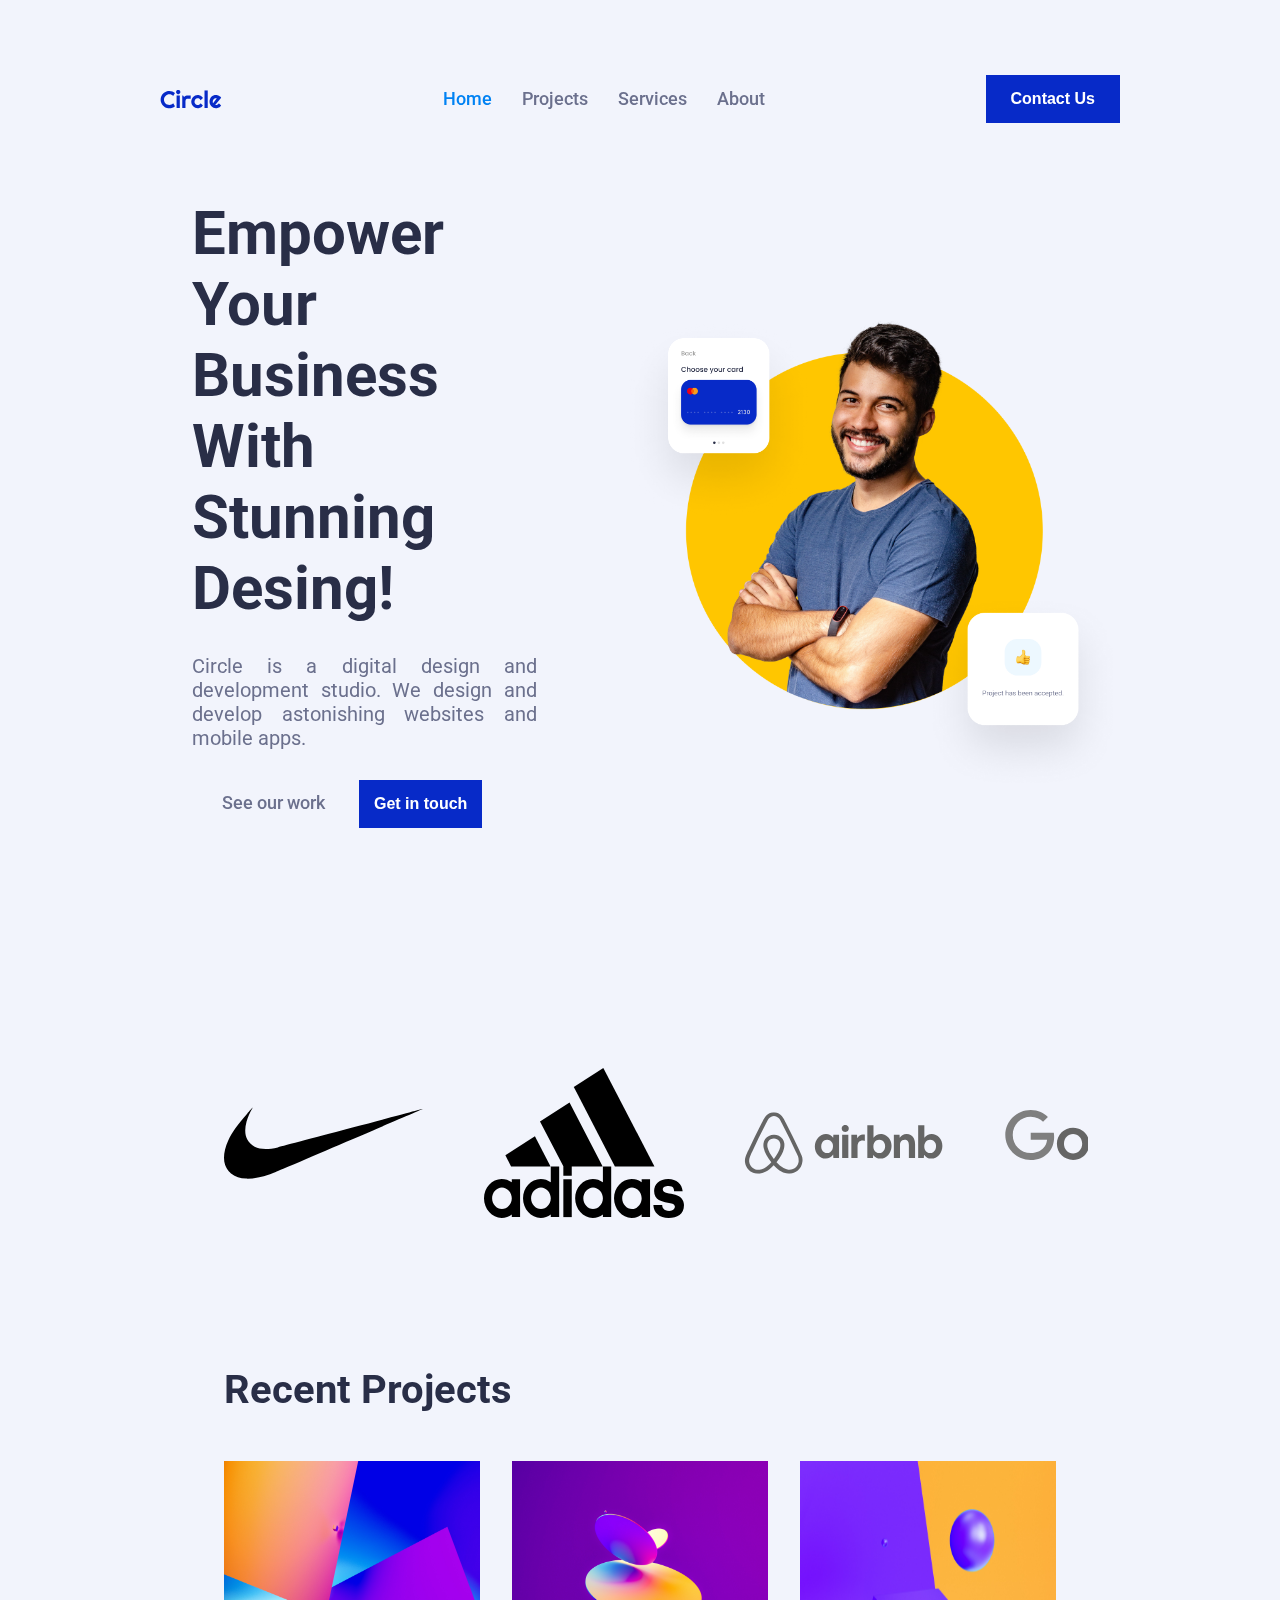
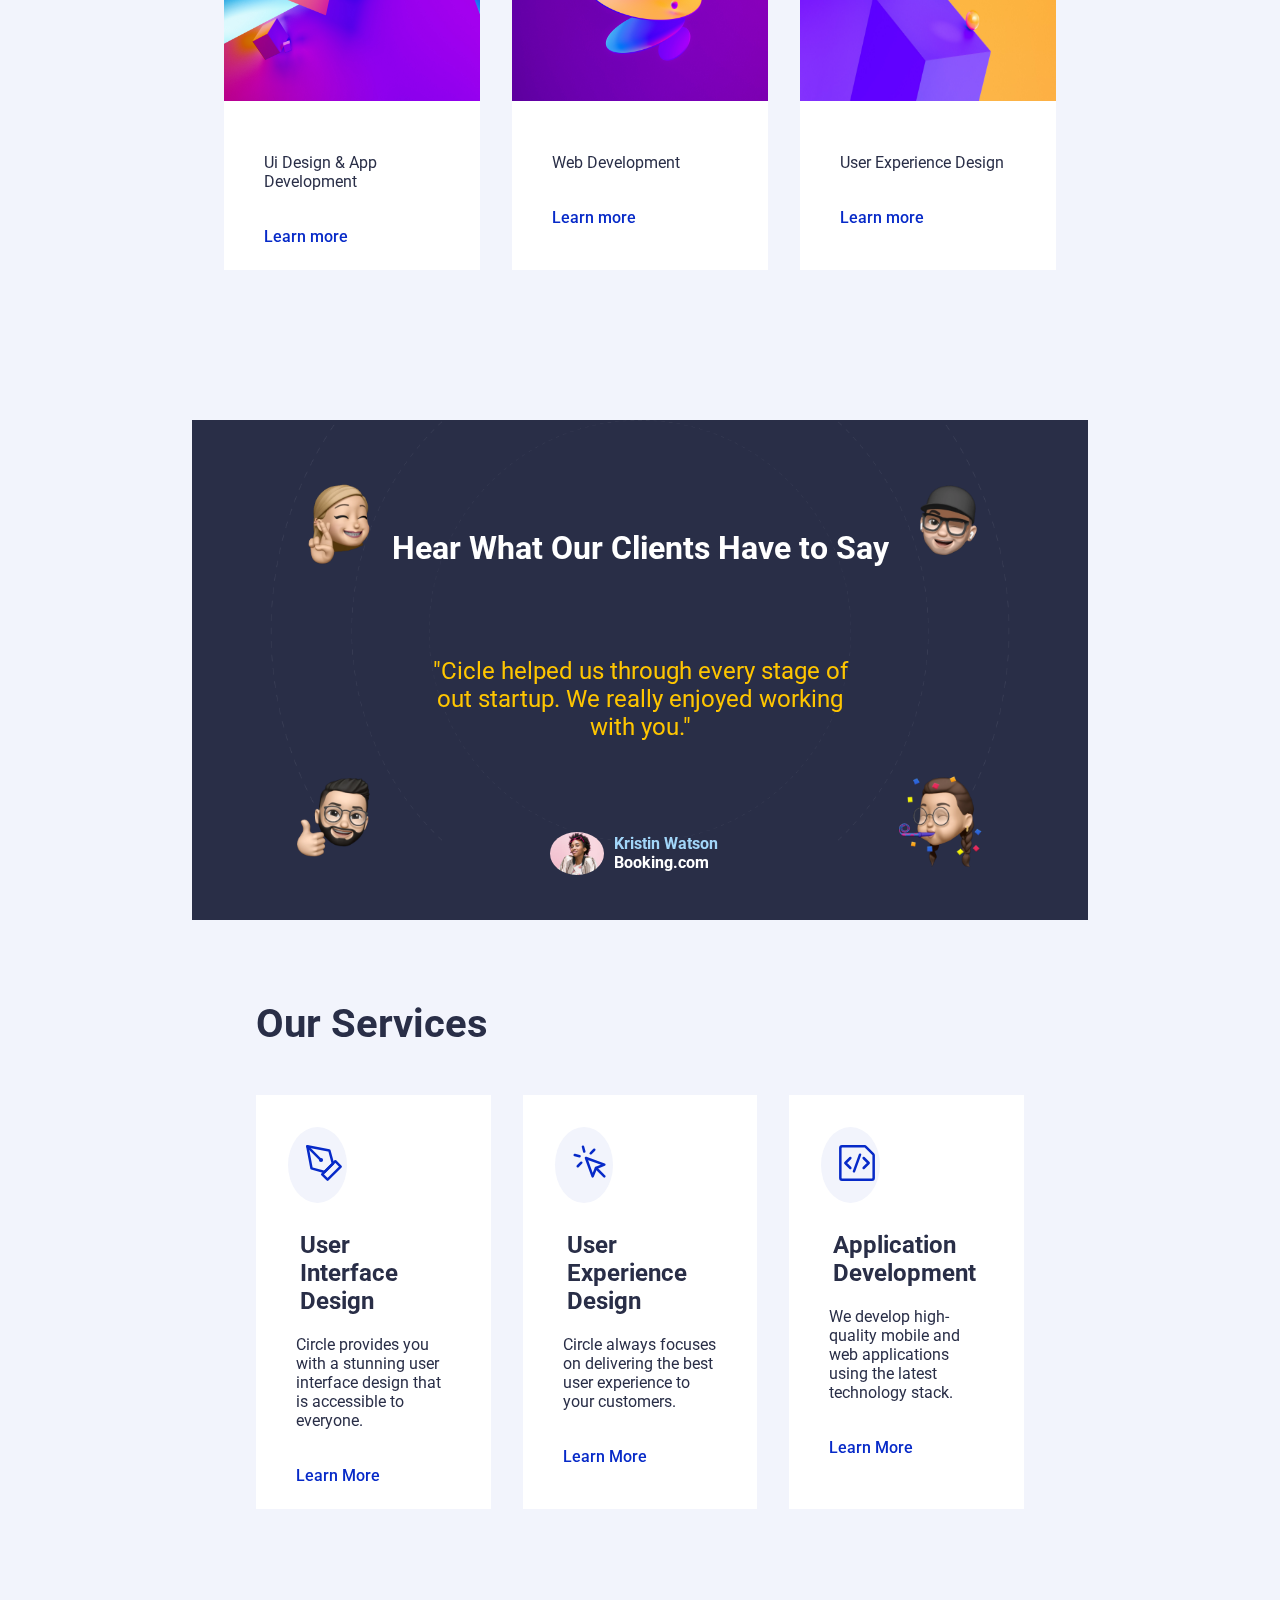
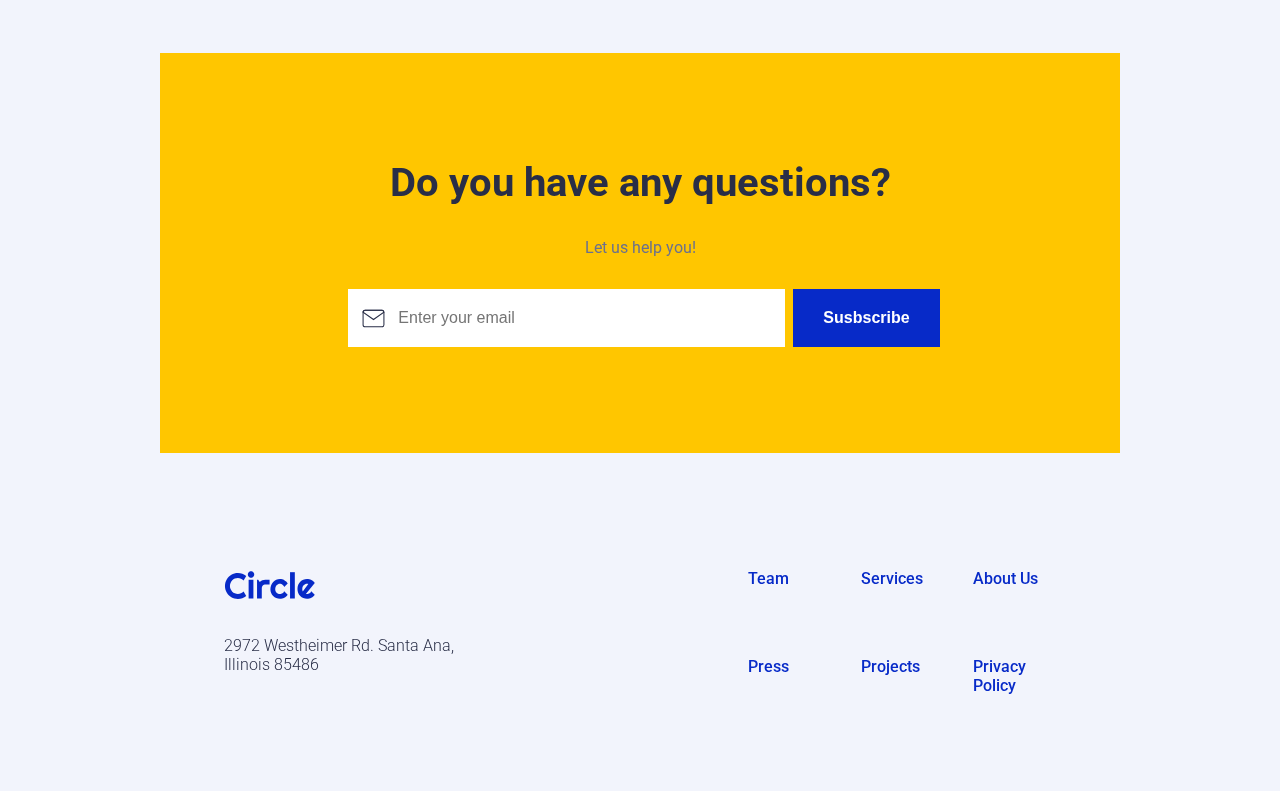
<file: index.html>
<!DOCTYPE html>
<html lang="en">
  <head>
    <meta charset="UTF-8" />
    <meta http-equiv="X-UA-Compatible" content="IE=edge" />
    <meta name="viewport" content="width=device-width, initial-scale=1.0" />
    <title>Circle Agency</title>
    <link rel="stylesheet" href="resources/styles/style.css" />
  </head>
  <body>
    <!-- <div id="loader-container">
      <div class="loader">
        <span></span>
        <span></span>
      </div>
    </div> -->
  <div id="site-content">
    <nav>
      <img src="/resources/images/logos/circle.svg" alt="Circle logo">
      <ul>
        <li><a id="nav-link-home" href="">Home</a></li>
        <li><a id="nav-link-project" href="#project-container" onclick="() => null;">Projects</a></li>
        <li><a id="nav-link-services" href="#services" onclick="() => null;">Services</a></li>
        <li><a id="nav-link-about" href="/aboutUs.html">About</a></li>
      </ul>
      <button onClick="window.location.href='/contact-us.html'" id="contact-us-btn">Contact Us</button>        
      <div class="burguer-menu">
        <div class="container">
            <input class="checkbox" type="checkbox" name="" id="" />
            <div class="hamburger-lines">
              <span class="line line1"></span>
              <span class="line line2"></span>
              <span class="line line3"></span>
            </div>  
            <div class="menu-items">
              <li><a id="" href="#">Home</a></li>
              <li><a href="#project-container" onclick="() => null;">Projects</a></li>
              <li><a href="#services" onclick="() => null;">Services</a></li>
              <li><a href="/aboutUs.html">About</a></li>               
            </div>
        </div>
      </div>
    </nav>
    <div>
    <main class="main-container">
      <div class="title">
        <h1>Empower Your Business With Stunning Desing!</h1>
        <p>Circle is a digital design and development studio. We design and develop astonishing websites and mobile apps.</p>
        <a href="/project.html">See our work</a>
        <button onClick="window.location.href='/contact-us.html'">Get in touch</button>
      </div>
      <div class="banner-img">
        <img class="main-img" src="/resources/images/hero-section/hero-image.png" alt="Hero image happy client">
        <img class="small-img" src="/resources/images/hero-section/card-1.png" alt="hero image choose cart">
        <img class="small-img" src="/resources/images/hero-section/card-2.png" alt="hero image succefull project">
      </div>
    </main>
    <section id="logo-carrousel">
      <div class="slide-track">
        <div class="slide">
          <a href="https://www.nike.com" target="_blank"><img class="logo" src="/resources/images/logos/Logo_NIKE.svg" alt="nike logo"></a>
        </div>
        <div class="slide">
          <a href="https://www.adidas.com" target="_blank"><img class="logo" src="/resources/images/logos/Adidas_Logo.svg" alt="adidas logo"></a>
        </div>
        <div class="slide">
          <a href="https://www.airbnb.com" target="_blank"><img class="logo" src="/resources/images/logos/airbnb-logo.svg" alt="airbnb logo"></a>
        </div>
        <div class="slide">
          <a href="https://www.google.com" target="_blank"><img class="logo" src="/resources/images/logos/google-logo.svg" alt="google logo"></a>
        </div>
        <div class="slide">
          <a href="https://www.microsoft.com" target="_blank"><img class="logo" src="/resources/images/logos/microsoft-logo.svg" alt="microsoft logo"></a>
        </div>
        <div class="slide">
          <a href="https://www.fedex.com" target="_blank"><img class="logo" src="/resources/images/logos/fedex-logo.svg" alt="fedex logo"></a>
        </div>
        <div class="slide-temp">
          <a href="https://www.amazon.com" target="_blank"><img class="logo" src="/resources/images/logos/amazon-logo.svg" alt="amazon logo"></a>
        </div>
        <div class="slide-temp">
          <a href="https://www.nike.com" target="_blank"><img class="logo" src="/resources/images/logos/Logo_NIKE.svg" alt="nike logo"></a>
        </div>
        <div class="slide-temp">
          <a href="https://www.adidas.com" target="_blank"><img class="logo" src="/resources/images/logos/Adidas_Logo.svg" alt="adidas logo"></a>
        </div>
        <div class="slide-temp">
          <a href="https://www.airbnb.com" target="_blank"><img class="logo" src="/resources/images/logos/airbnb-logo.svg" alt="airbnb logo"></a>
        </div>
        <div class="slide-temp">
          <a href="https://www.google.com" target="_blank"><img class="logo" src="/resources/images/logos/google-logo.svg" alt="google logo"></a>
        </div>
        <div class="slide-temp">
          <a href="https://www.microsoft.com" target="_blank"><img class="logo" src="/resources/images/logos/microsoft-logo.svg" alt="microsoft logo"></a>
        </div>
        <div class="slide-temp">
          <a href="https://www.fedex.com" target="_blank"><img class="logo" src="/resources/images/logos/fedex-logo.svg" alt="fedex logo"></a>
        </div>
        <div class="slide-temp">
          <a href="https://www.amazon.com" target="_blank"><img class="logo" src="/resources/images/logos/amazon-logo.svg" alt="amazon logo"></a>
        </div>
      </div>
    </section>		  
    <section id="project-container">
      <h2>Recent Projects</h2>
      <div class="flex-container">
        <div>
          <img src="/resources/images/projects-section/1.jpg" alt="Simplify graphic">
          <div class="api-card card-text">
            <h3></h3>
            <p>Ui Design & App Development</p>
            <a href="/project.html">Learn more</a>
          </div>
        </div>
        <div>
          <img src="/resources/images/projects-section/2.jpg" alt="Dashcoin graphic">
          <div class="api-card card-text">
            <h3></h3>
            <p>Web Development</p>
            <a href="/project-two.html">Learn more</a>
          </div>
        </div>
        <div>
          <img src="/resources/images/projects-section/3.jpg" alt="Vectorify graphic">
          <div class="api-card card-text">
            <h3></h3>
            <p>User Experience Design</p>
            <a href="/project-three.html">Learn more</a>
          </div>
        </div>
      </div>
    </section>
    <section id="reviews">
      <h2>Hear What Our Clients Have to Say</h2>
      <p>"Cicle helped us through every stage of out startup. We really enjoyed working with you."</p>
      <div id="testimonial">
      <img src="/resources/images/testimonial-section/profile.png" alt="Kristin Watson Profil Picture"></img>
        <div>
          <h4>Kristin Watson</h4>
          <h5>Booking.com</h5>
        </div>      
    </div>
      <img class="test-emoji emoji1" src="/resources/images/testimonial-section/memoji-1.png" alt="testimonial 1">
      <img class="test-emoji emoji2" src="/resources/images/testimonial-section/memoji-2.png" alt="testimonial 2">
      <img class="test-emoji emoji3" src="/resources/images/testimonial-section/memoji-3.png" alt="testimonial 3">
      <img class="test-emoji emoji4" src="/resources/images/testimonial-section/memoji-4.png" alt="testimonial 4">
    </section>
    <section id="services">
      <h2>Our Services</h2>
      <div class="flex-container">
        <div>
          <div class="service-img">
            <img src="/resources/images/services-section/icons/1.svg" alt="User interface design">
          </div>
          <div class="card-text">
            <h3>User Interface Design</h3>
            <p>Circle provides you with a stunning user interface design that is accessible to everyone.</p>
            <a href="">Learn More</a>
          </div>
        </div>
        <div>
          <div class="service-img">
            <img src="/resources/images/services-section/icons/2.svg" alt="User Experience Design">
          </div>
          <div class="card-text">
            <h3>User Experience Design</h3>
            <p>Circle always focuses on delivering the best user experience to your customers.</p>
            <a href="">Learn More</a>
          </div>
        </div>
        <div>
          <div class="service-img">
            <img src="/resources/images/services-section/icons/3.svg" alt="Application Development">
          </div>
          <div class="card-text">
            <h3>Application Development</h3>
            <p>We develop high-quality mobile and web applications using the latest technology stack.</p>
            <a href="">Learn More</a>
          </div>
        </div>
      </div>
    </section>
    <section id="subscribe">
      <h2>Do you have any questions?</h2>
      <p>Let us help you!</p>
      <div id="sub-form">
        <input id="email-sub" type="email" placeholder="Enter your email">
        <button id="sub-button">Susbscribe</button>
      </div>
    </section>
    <footer>
      <div>
        <img src="/resources/images/logos/circle.svg" alt="Circle logo">
        <p>2972 Westheimer Rd. Santa Ana,<br>Illinois 85486</p>
      </div>
        <div class="grid-links">
          <a href="">Team</a>
          <a href="">Services</a>
          <a href="">About Us</a>
          <a href="">Press</a>
          <a href="">Projects</a>
          <a href="">Privacy Policy</a>
        </div>
      <!-- </div> -->
    </footer>    
  </div>
  <div class="scroller hidden">
    <h3>Scroll to top ↑</h3>
  </div>
    <script src="/resources/js/windowScroll.js"></script>
    <script src="/resources/js/index.js"></script>
    <script src="/resources/js/skew.js"></script>
  </body>
</html>
</file>
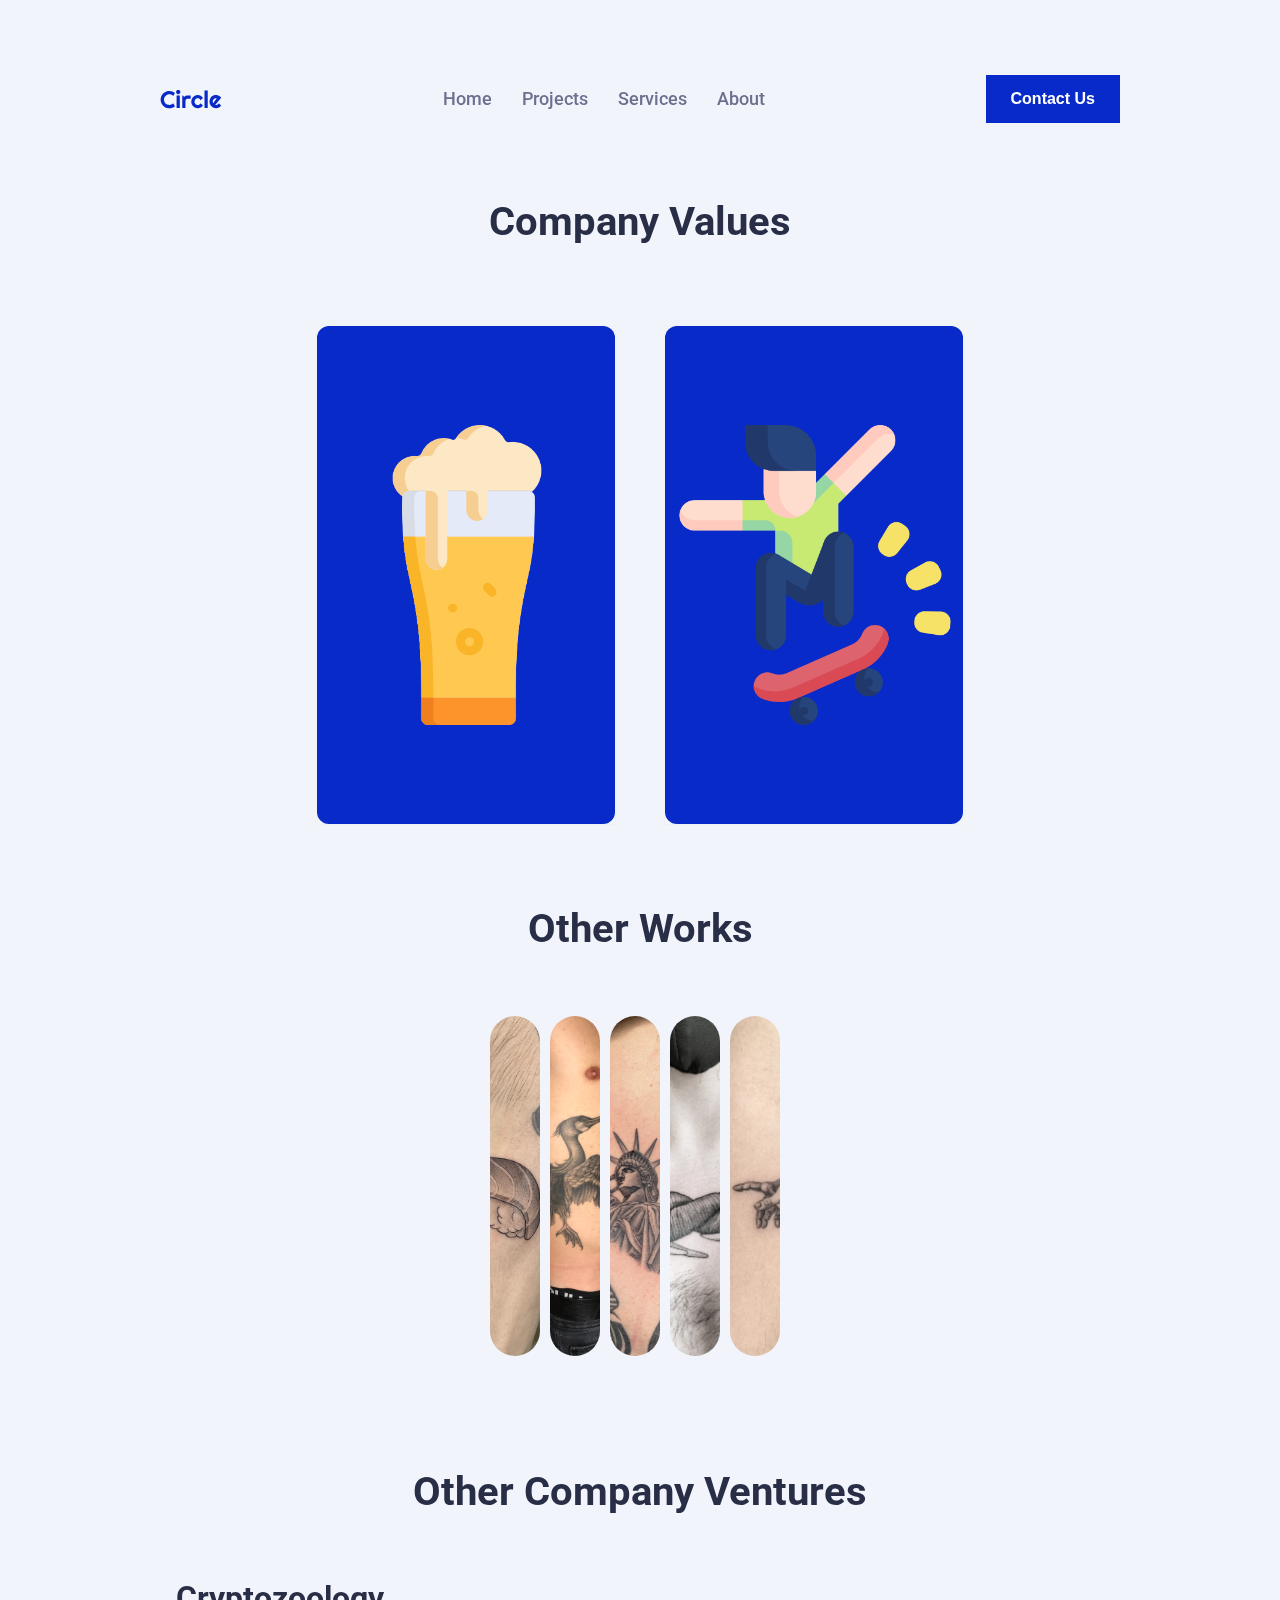
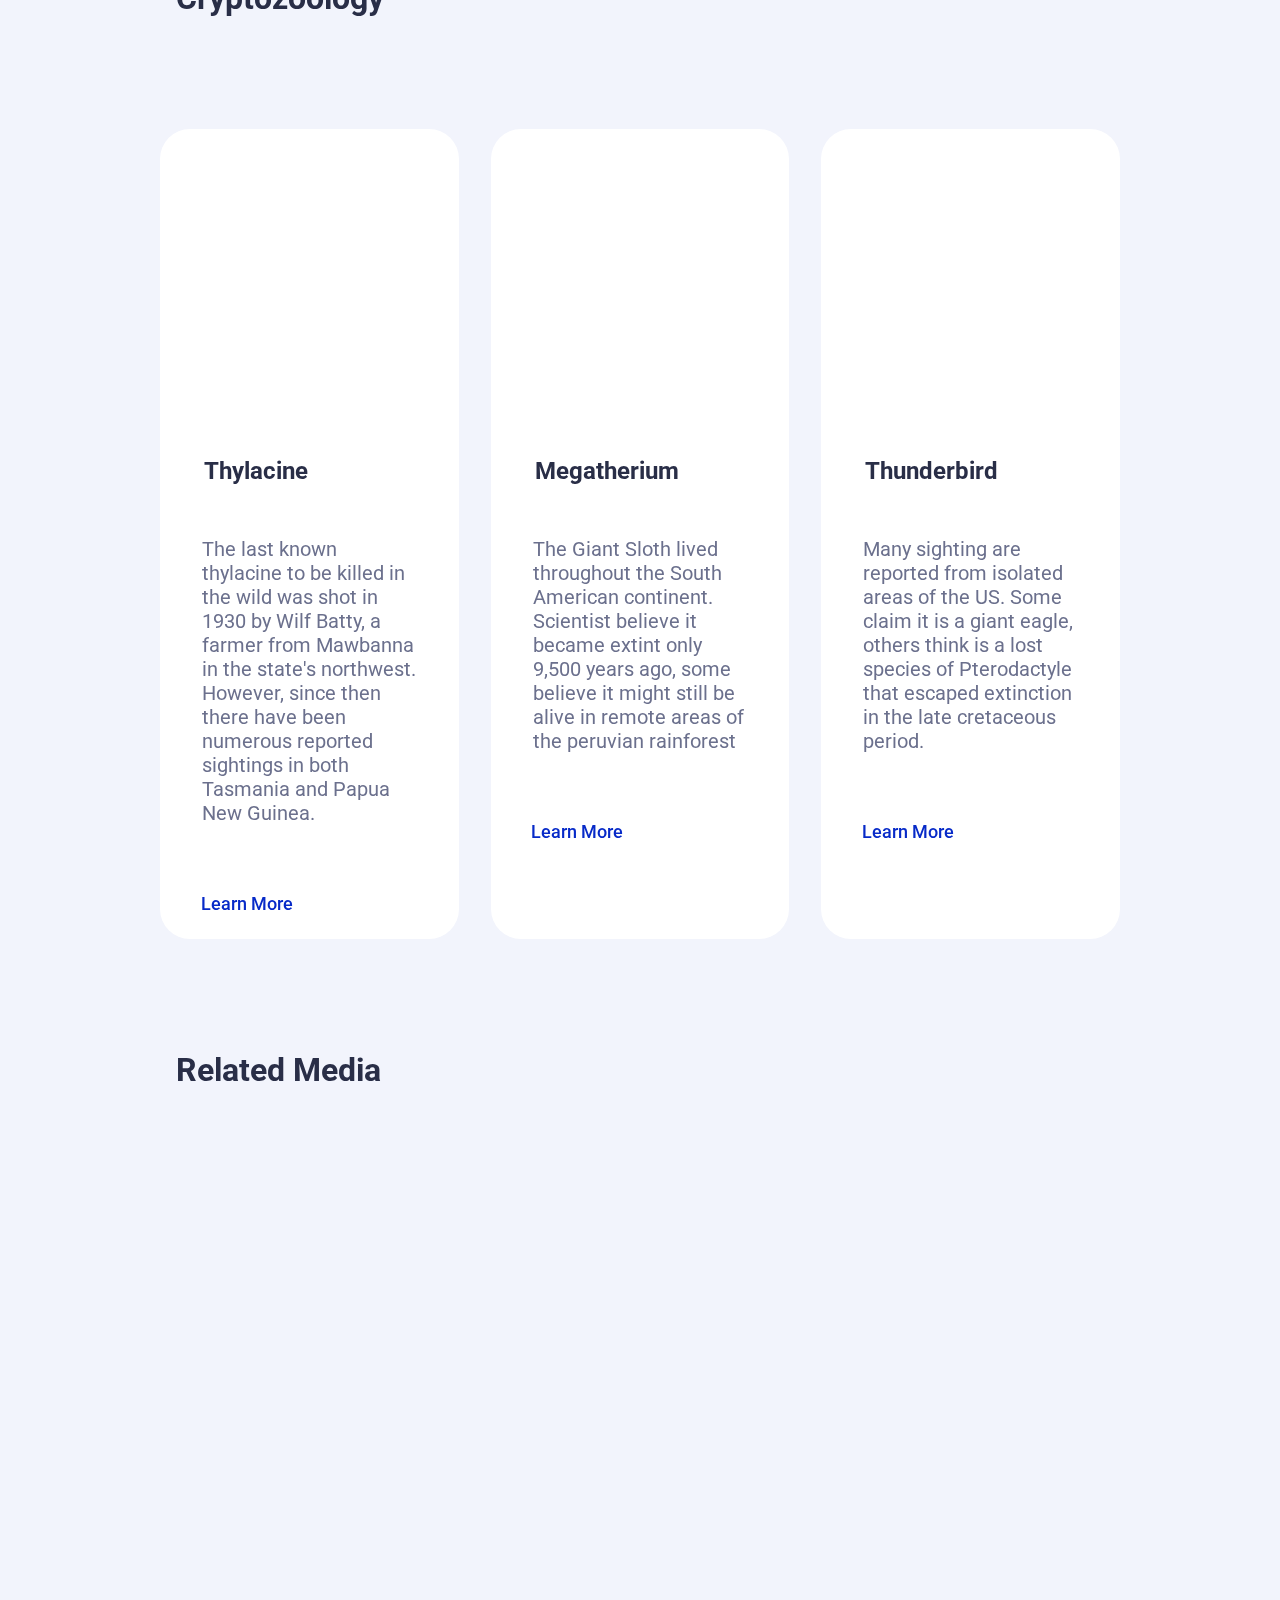
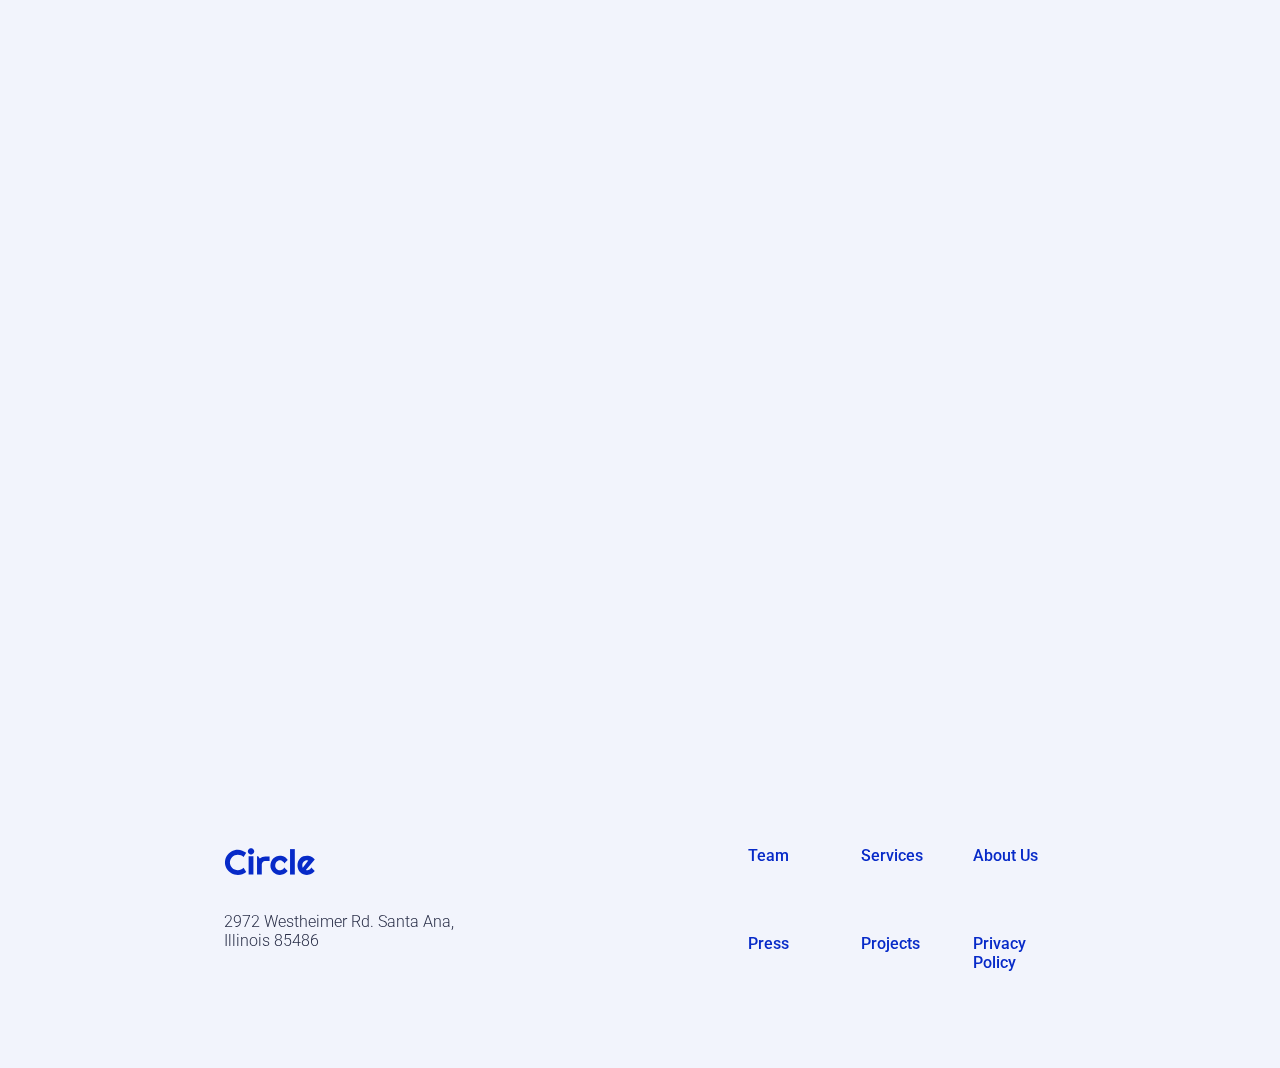
<file: aboutUs.html>
<!DOCTYPE html>
<html lang="en">
<head>
    <meta charset="UTF-8">
    <meta http-equiv="X-UA-Compatible" content="IE=edge">
    <meta name="viewport" content="width=device-width, initial-scale=1.0">
    <title>About Us</title>
    <link rel="stylesheet" href="resources/styles/style.css" />
</head>
<body>
  <div id="site-content">
    <nav>
        <img src="/resources/images/logos/circle.svg" alt="Circle logo">
        <ul>
          <li><a id="" href="/index.html">Home</a></li>
          <li><a id="nav-link-project" href="/project.html">Projects</a></li>
          <li><a id="nav-link-services" href="">Services</a></li>
          <li><a id="nav-link-about" href="">About</a></li>
        </ul>
        <button id="contact-us-btn" onClick="window.location.href='/contact-us.html'">Contact Us</button>
        <div class="burguer-menu">
            <div class="container nav-container">
                <input class="checkbox" type="checkbox" name="" id="" />
                <div class="hamburger-lines">
                  <span class="line line1"></span>
                  <span class="line line2"></span>
                  <span class="line line3"></span>
                </div>  
                <div class="menu-items">
                  <li><a href="/index.html">Home</a></li>
                  <li><a href="/project.html" onclick="() => null;">Projects</a></li>
                  <li><a href="/index.html/#services" onclick="() => null;">Services</a></li>
                  <li><a id="nav-link-about" href="/aboutUs.html">About</a></li>               
                </div>
            </div>
        </div>      
    </nav>
    <div> 
    <main id="about-container">
        <div id="about-title">
            <h2>Company Values</h2>
        </div>
        <div class="flip-card-container">
            <div>
              <div class="flip-card">
                <div class="flip-card-inner">
                  <div class="flip-card-front">
                    <img src="/resources/images/about/beer.png" alt="Beer" style="width:300px;height:300px;">
                  </div>
                  <div class="flip-card-back">
                    <h1 id="card-title-one"></h1>
                    <p id="card-content-one"></p>
                    <p id="quote-one" class="quote"></p>
                      <span id="author-one" class="quote-author"></span>                    
                  </div>
                </div>
              </div>
            </div>
            <div>
              <div class="flip-card">
                <div class="flip-card-inner">
                  <div class="flip-card-front">
                    <img src="/resources/images/about/skateboard.png" alt="Skate" style="width:300px;height:300px;">
                  </div>
                  <div class="flip-card-back">
                    <h1 id="card-title-two"></h1>
                    <p id="card-content-two"></p>
                    <p id="quote-two" class="quote"></p>
                      <span id="author-two" class="quote-author"></span>                    
                  </div>
                </div>
              </div>
            </div>
          </div>

          <div>
            <h2>Other Works</h2>
          </div>
          <section id="tattoo-portfolio">
            <img src="/resources/images/tattoos/sashimi.jpeg" />
            <img src="/resources/images/tattoos/cormoran.jpeg" />
            <img src="/resources/images/tattoos/statue-liberty.jpeg" />
            <img src="/resources/images/tattoos/elephants.jpg" />
            <img src="/resources/images/tattoos/sixteenth-chapel.jpg" />
          </section>
          <h2>Other Company Ventures</h2>
          <h3 class="about-sub">Cryptozoology</h3>
       
        <div class="flex-container">
          <div class="cryptozoo">
            <div class="cryp-img thylacine">
            
            </div>
            <div class="card-text">
              <h3>Thylacine</h3>
              <p class="crypto-text">The last known thylacine to be killed in the wild was shot in 1930 by Wilf Batty, 
                a farmer from Mawbanna in the state's northwest. However, since then there have been numerous reported sightings in both Tasmania and Papua New Guinea.</p>
              <a href="http://thylacine.psu.edu/" target="_blank">Learn More</a>
            </div>
          </div>
          <div class="cryptozoo">
            <div class="cryp-img giant-sloth">             
            </div>
            <div class="card-text">
              <h3>Megatherium</h3>
              <p class="crypto-text">The Giant Sloth lived throughout the South American continent. Scientist believe it became extint only 9,500 years ago, some believe it might still be alive in remote areas of the peruvian rainforest</p>
              <a href="https://www.discovermagazine.com/planet-earth/get-lost-in-mega-tunnels-dug-by-south-american-megafauna" target="_blank">Learn More</a>
            </div>
          </div>
          <div class="cryptozoo">
            <div class="cryp-img thunderbird">
              
            </div>
            <div class="card-text">
              <h3>Thunderbird</h3>
              <p class="crypto-text">Many sighting are reported from isolated areas of the US. Some claim it is a giant eagle, others think is a lost species of Pterodactyle that escaped extinction in the late cretaceous period.</p>
              <a href="https://www.liveabout.com/the-giant-thunderbird-returns-3862215" target="_blank">Learn More</a>
            </div>
          </div>
        </div>
        <h3 class="about-sub">Related Media</h3>
        <div class="media-screen">
          <iframe width="624" height="351" src="https://www.youtube.com/embed/AnKhF3Yzlno" title="YouTube video player" frameborder="0" allow="accelerometer; autoplay; clipboard-write; encrypted-media; gyroscope; picture-in-picture; web-share" allowfullscreen></iframe>
        </div>
        <div class="media-screen">
          <iframe style="border-radius:12px" src="https://open.spotify.com/embed/episode/5j9zRzzYROKT2GFCTfUbSd/video?utm_source=generator" width="624" height="351" frameBorder="0" allowfullscreen="" allow="autoplay; clipboard-write; encrypted-media; fullscreen; picture-in-picture" loading="lazy"></iframe>
        </div>
        <div class="media-screen">
          <iframe allow="autoplay *; encrypted-media *; fullscreen *; clipboard-write" frameborder="0" height="175" style="width:100%;max-width:660px;overflow:hidden;background:transparent;" sandbox="allow-forms allow-popups allow-same-origin allow-scripts allow-storage-access-by-user-activation allow-top-navigation-by-user-activation" src="https://embed.podcasts.apple.com/us/podcast/were-dragons-real-animals-the-wild-times-105/id1506561489?i=1000585406332"></iframe>
        </div>        
      </div>
    </main>
    <footer>
        <div>
          <img src="/resources/images/logos/circle.svg" alt="Circle logo">
          <p>2972 Westheimer Rd. Santa Ana,<br>Illinois 85486</p>
        </div>
        <div class="grid-links">
          <a href="">Team</a>
          <a href="">Services</a>
          <a href="">About Us</a>
          <a href="">Press</a>
          <a href="">Projects</a>
          <a href="">Privacy Policy</a>
        </div>
    </footer>    
    <script src="/resources/js/skew.js"></script>
    <script src="/resources/js/about.js"></script>
  </div>
</body>
</html>
</file>
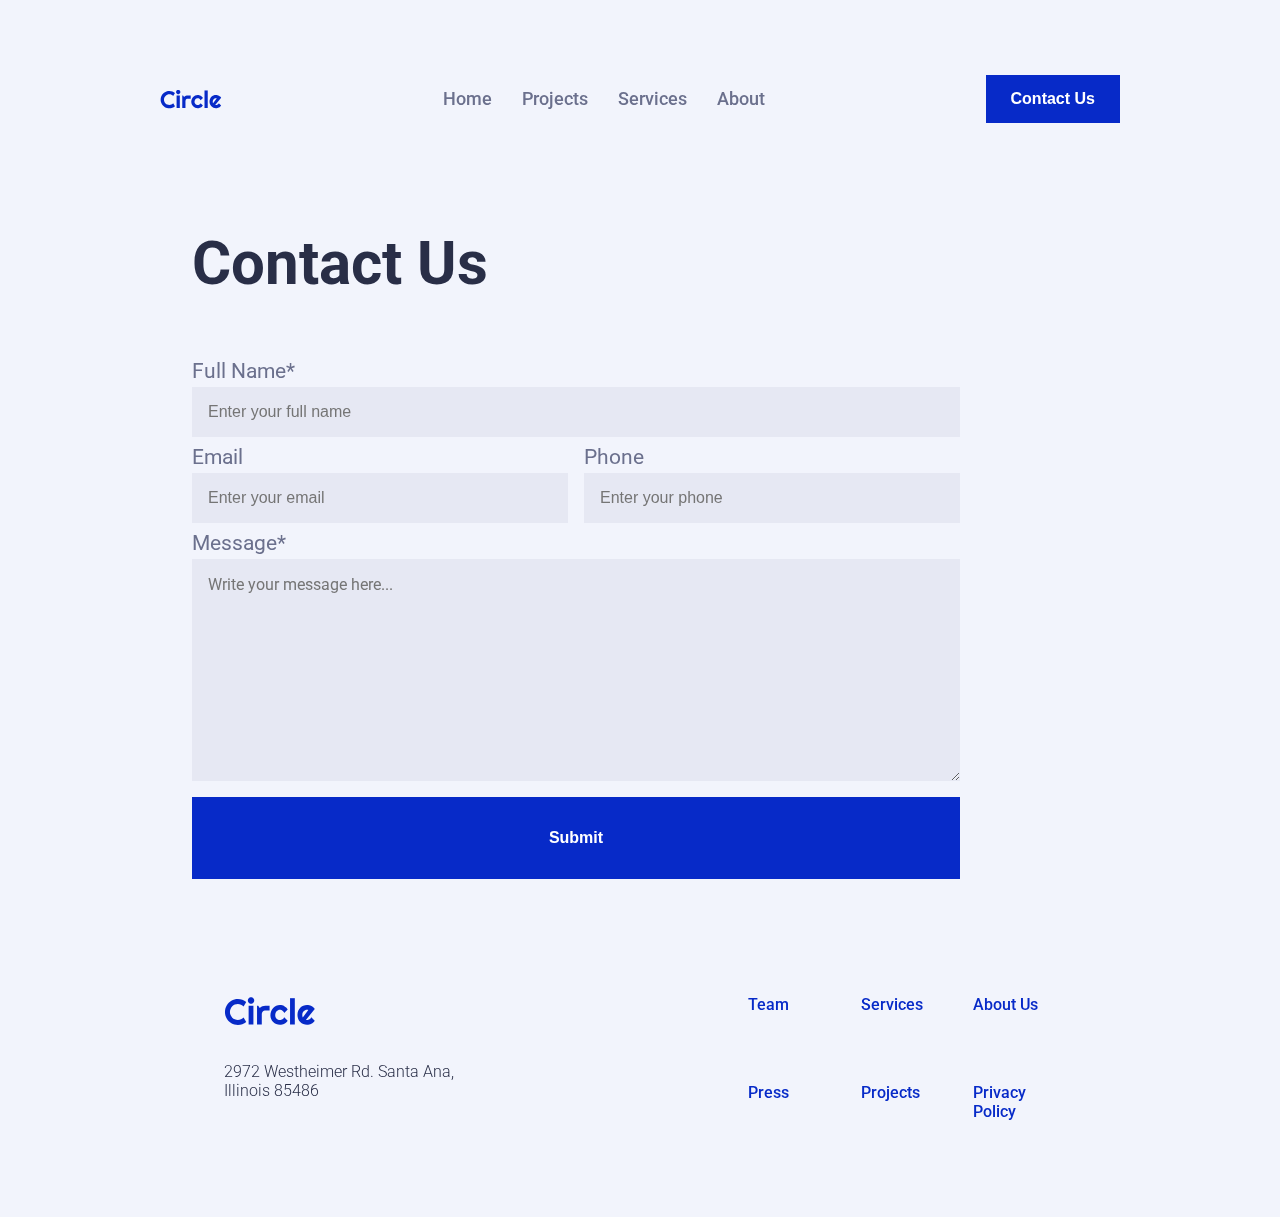
<file: contact-us.html>
<!DOCTYPE html>
<html lang="en">
<head>
    <meta charset="UTF-8">
    <meta http-equiv="X-UA-Compatible" content="IE=edge">
    <meta name="viewport" content="width=device-width, initial-scale=1.0">
    <title>Contact Us</title>
    <link rel="stylesheet" href="resources/styles/style.css" />
</head>
<body>
    <div id="site-content">
        <nav>
            <img src="/resources/images/logos/circle.svg" alt="Circle logo">
            <ul>
              <li><a id="" href="/index.html">Home</a></li>
              <li><a id="nav-link-project" href="/project.html">Projects</a></li>
              <li><a id="nav-link-services" href="">Services</a></li>
              <li><a id="nav-link-about" href="/aboutUs.html">About</a></li>
            </ul>
            <button id="contact-us-btn">Contact Us</button>
            <div class="burguer-menu">
                <div class="container nav-container">
                    <input class="checkbox" type="checkbox" name="" id="" />
                    <div class="hamburger-lines">
                      <span class="line line1"></span>
                      <span class="line line2"></span>
                      <span class="line line3"></span>
                    </div>  
                    <div class="menu-items">
                      <li><a href="/index.html">Home</a></li>
                      <li><a href="#project-container" onclick="() => null;">Projects</a></li>
                      <li><a href="#services" onclick="() => null;">Services</a></li>
                      <li><a id="nav-link-about" href="/aboutUs.html">About</a></li>               
                    </div>
                </div>
            </div>      
        </nav>
        <main id="contact-form">
            <div id="title-contact">
                <h1>Contact Us</h1>
            </div>
            <div>
                <form action="">
                    <label for="name">Full Name*</label>
                    <input id="con-name" type="text" name="name" placeholder="Enter your full name">  
                    <div class="form-secondary">
                        <div class="sub-form-container">
                            <label for="email">Email</label>    
                            <input id="con-email" type="email" name="email" placeholder="Enter your email">  
                        </div>                            
                        <div class="sub-form-container">         
                            <label for="Phone">Phone</label>                   
                            <input id="con-phone" type="text" name="Phone" placeholder="Enter your phone">
                        </div>
                    </div>
                    <label for="">Message*</label>
                    <textarea id="con-message" name="" cols="30" rows="10" placeholder="Write your message here..."></textarea>
                    <button id="contact-btn">Submit</button>
                </form>
            </div>
        </main>
        <footer>
            <div>
              <img src="/resources/images/logos/circle.svg" alt="Circle logo">
              <p>2972 Westheimer Rd. Santa Ana,<br>Illinois 85486</p>
            </div>
            <div class="grid-links">
              <a href="">Team</a>
              <a href="">Services</a>
              <a href="">About Us</a>
              <a href="">Press</a>
              <a href="">Projects</a>
              <a href="">Privacy Policy</a>
            </div>         
        </footer> 
    </div>
    <script src="/resources/js/skew.js"></script>
    <script src="/resources/js/contact.js"></script>
</body>
</html>
</file>
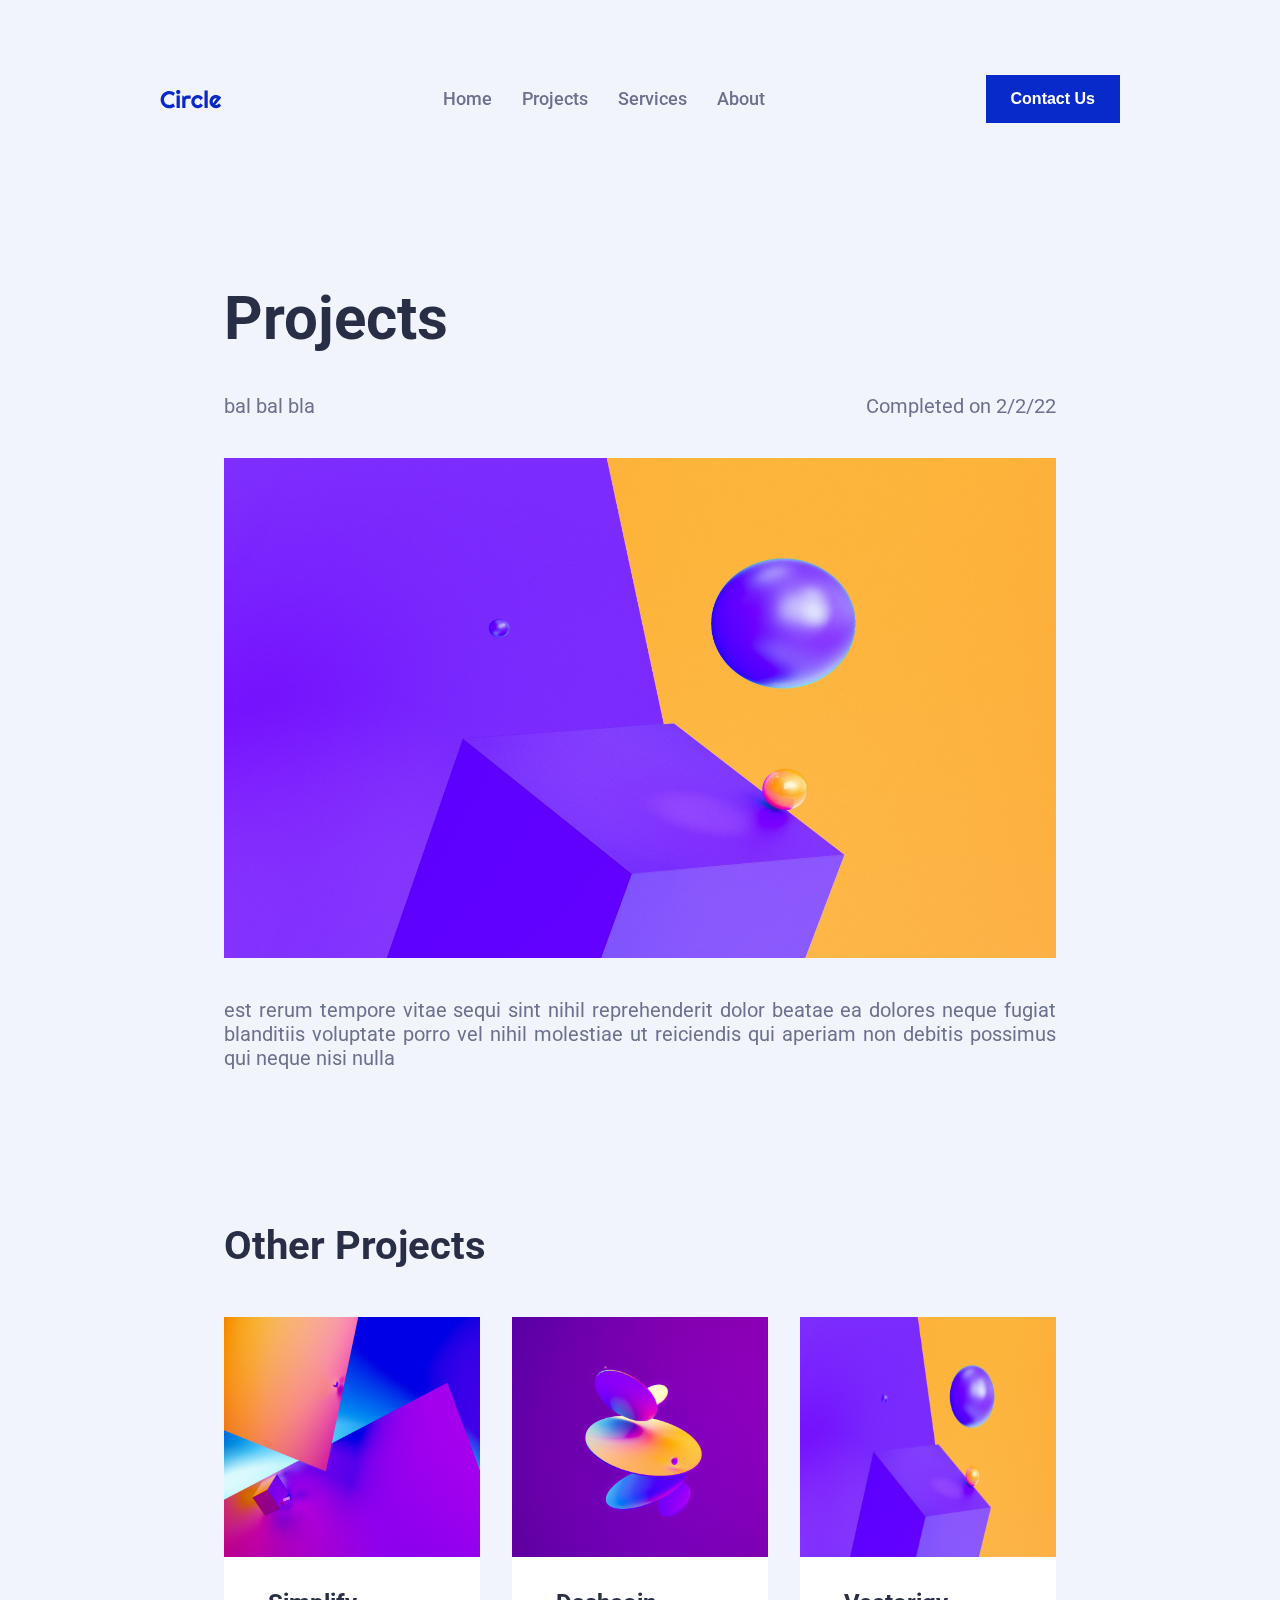
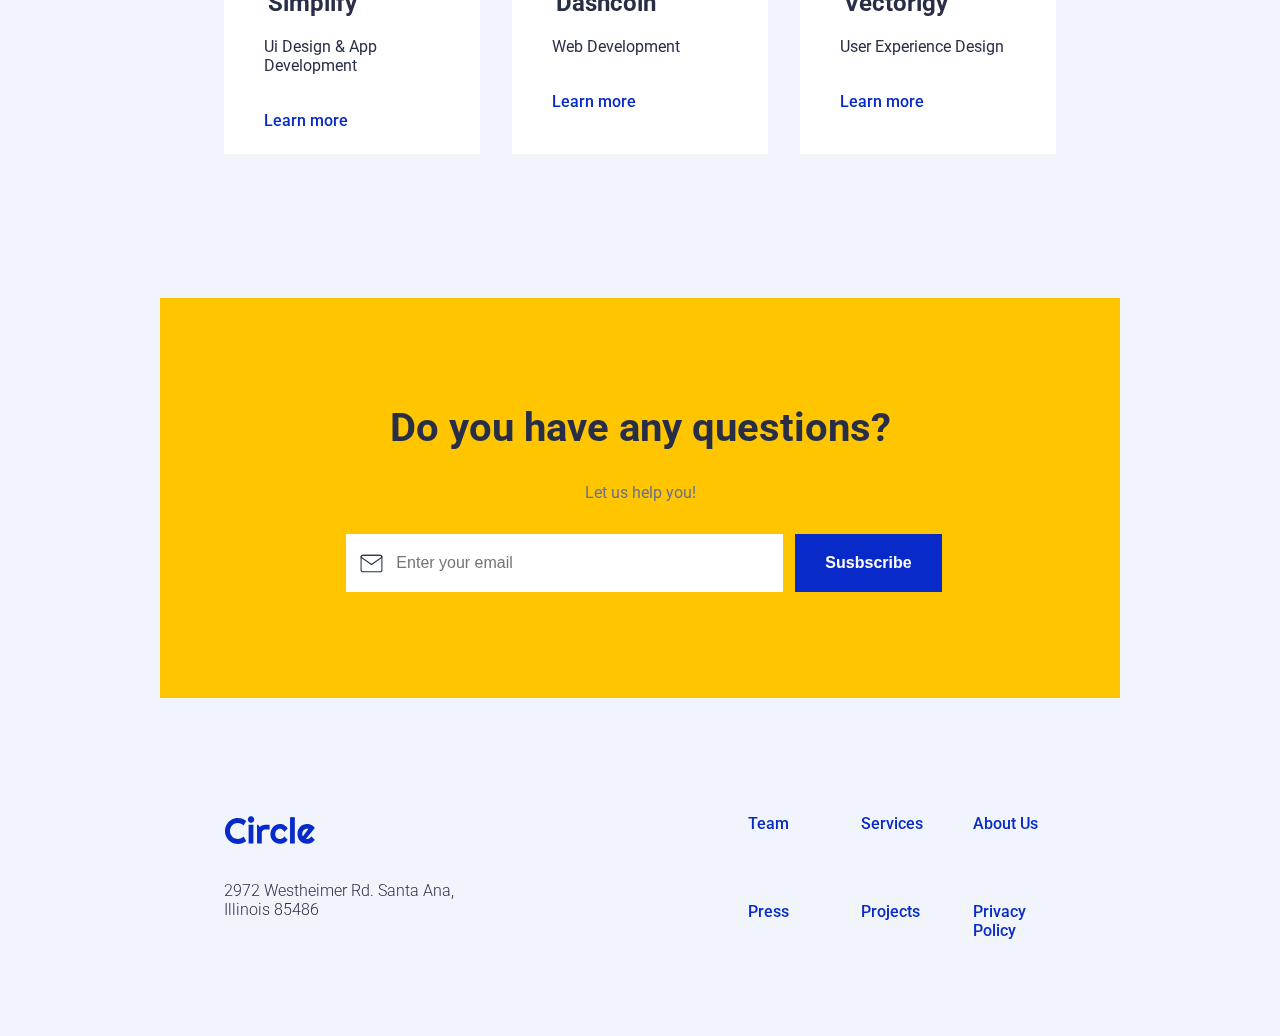
<file: project-three.html>
<!DOCTYPE html>
<html lang="en">
<head>
    <meta charset="UTF-8">
    <meta http-equiv="X-UA-Compatible" content="IE=edge">
    <meta name="viewport" content="width=device-width, initial-scale=1.0">
    <title>Projects</title>
    <link rel="stylesheet" href="resources/styles/style.css" />
</head>
<body>
  <div id="site-content">
    <nav>
        <img src="/resources/images/logos/circle.svg" alt="Circle logo">
        <ul>
          <li><a id="" href="/index.html">Home</a></li>
          <li><a id="nav-link-project" href="">Projects</a></li>
          <li><a id="nav-link-services" href="">Services</a></li>
          <li><a id="nav-link-about" href="/aboutUs.html">About</a></li>
        </ul>
        <button id="contact-us-btn" onClick="window.location.href='/contact-us.html'">Contact Us</button>
        <div class="burguer-menu">
          <div class="container nav-container">
              <input class="checkbox" type="checkbox" name="" id="" />
              <div class="hamburger-lines">
                <span class="line line1"></span>
                <span class="line line2"></span>
                <span class="line line3"></span>
              </div>  
              <div class="menu-items">
                <li><a href="/index.html">Home</a></li>
                <li><a href="#project-container" onclick="() => null;">Projects</a></li>
                <li><a href="/index.html/#services" onclick="() => null;">Services</a></li>
                <li><a id="nav-link-about" href="/aboutUs.html">About</a></li>               
              </div>
          </div>
        </div>      
    </nav>
    <main id="project-main-three" class="projects-page">
        <h1>Projects</h1>
        <div>
            <p class="subheading-three">bal bal bla </p>
            <p>Completed on 2/2/22</p>
        </div>
        <div class="main-img">
        <img src="/resources/images/projects-section/3.jpg" alt="project image">
        </div>
        <p class="project-content-three">est rerum tempore vitae sequi sint nihil reprehenderit dolor beatae ea dolores neque fugiat blanditiis voluptate porro vel nihil molestiae ut reiciendis qui aperiam non debitis possimus qui neque nisi nulla</p>
    </main>
    <section id="project-container">
        <h2>Other Projects</h2>
        <div class="flex-container">
          <div>
            <img src="/resources/images/projects-section/1.jpg" alt="Simplify graphic">
            <div class="api-card card-text">
              <h3>Simplify</h3>
              <p>Ui Design & App Development</p>
              <a href="/project.html">Learn more</a>
            </div>
          </div>
          <div>
            <img src="/resources/images/projects-section/2.jpg" alt="Dashcoin graphic">
            <div class="api-card card-text">
              <h3>Dashcoin</h3>
              <p>Web Development</p>
              <a href="/project-two.html">Learn more</a>
            </div>
          </div>
          <div>
            <img src="/resources/images/projects-section/3.jpg" alt="Vectorify graphic">
            <div class="api-card card-text">
              <h3>Vectorigy</h3>
              <p>User Experience Design</p>
              <a href="">Learn more</a>
            </div>
          </div>
        </div>
    </section>
    <section id="subscribe">
        <h2>Do you have any questions?</h2>
        <p>Let us help you!</p>
        <div>
          <input type="text" placeholder="Enter your email">
          <button>Susbscribe</button>
        </div>
      </section>
      <footer>
        <div>
          <img src="/resources/images/logos/circle.svg" alt="Circle logo">
          <p>2972 Westheimer Rd. Santa Ana,<br>Illinois 85486</p>
        </div>
        <div class="grid-links">
          <a href="">Team</a>
          <a href="">Services</a>
          <a href="">About Us</a>
          <a href="">Press</a>
          <a href="">Projects</a>
          <a href="">Privacy Policy</a>
        </div>  
      </footer>
  </div>
  <script src="/resources/js/skew.js"></script>
  <script src="/resources/js/project.js"></script>
</body>
</html>
</file>
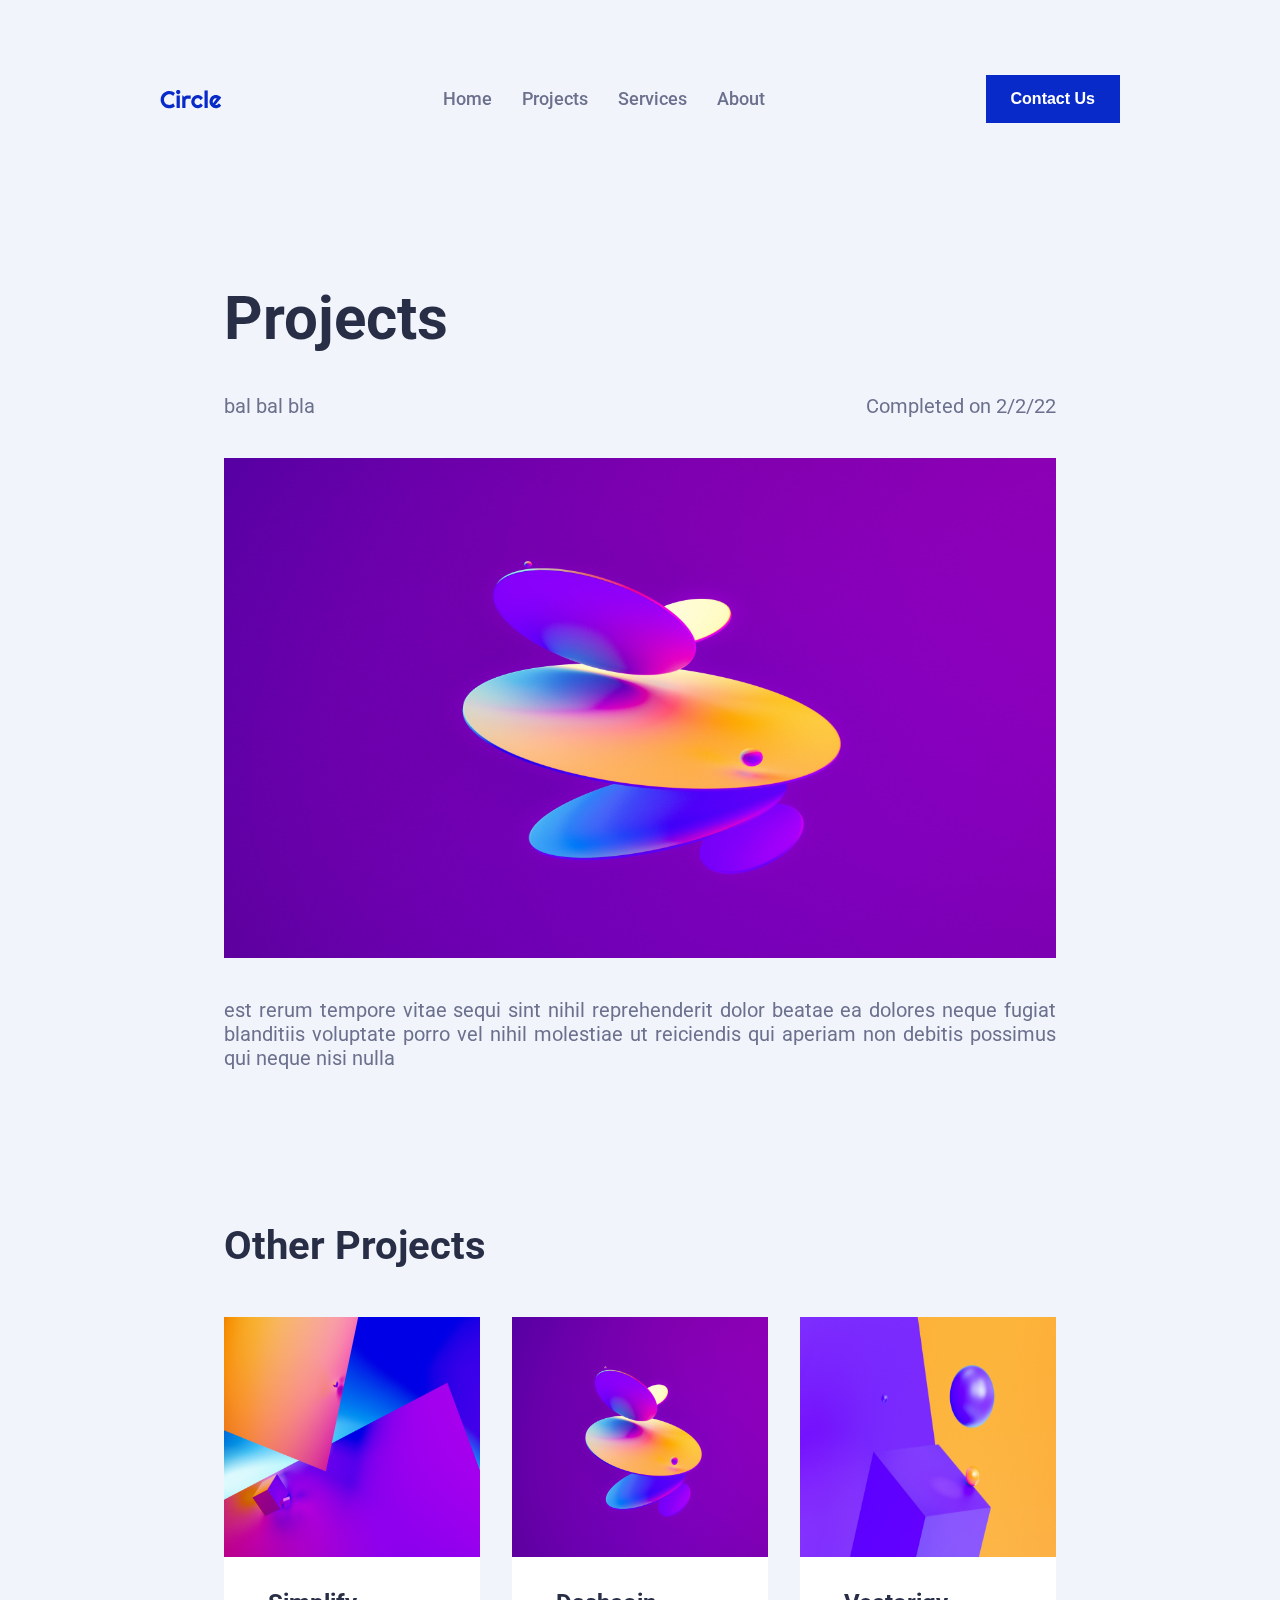
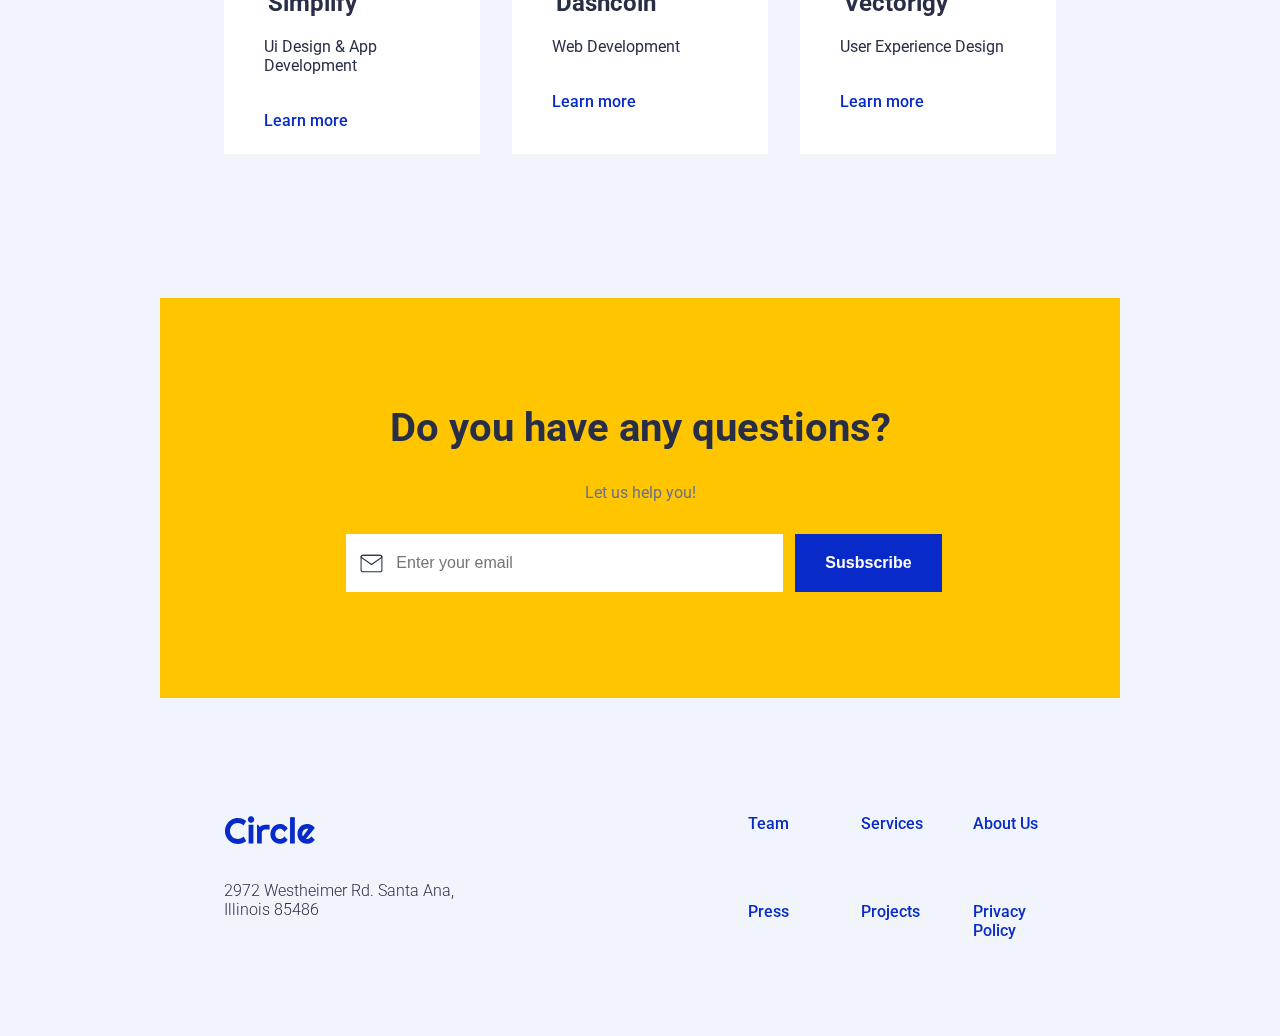
<file: project-two.html>
<!DOCTYPE html>
<html lang="en">
<head>
    <meta charset="UTF-8">
    <meta http-equiv="X-UA-Compatible" content="IE=edge">
    <meta name="viewport" content="width=device-width, initial-scale=1.0">
    <title>Projects</title>
    <link rel="stylesheet" href="resources/styles/style.css" />
</head>
<body>
  <div id="site-content">
    <nav>
        <img src="/resources/images/logos/circle.svg" alt="Circle logo">
        <ul>
          <li><a id="" href="/index.html">Home</a></li>
          <li><a id="nav-link-project" href="">Projects</a></li>
          <li><a id="nav-link-services" href="">Services</a></li>
          <li><a id="nav-link-about" href="/aboutUs.html">About</a></li>
        </ul>
        <button id="contact-us-btn" onClick="window.location.href='/contact-us.html'">Contact Us</button>
        <div class="burguer-menu">
          <div class="container nav-container">
              <input class="checkbox" type="checkbox" name="" id="" />
              <div class="hamburger-lines">
                <span class="line line1"></span>
                <span class="line line2"></span>
                <span class="line line3"></span>
              </div>  
              <div class="menu-items">
                <li><a href="/index.html">Home</a></li>
                <li><a href="#project-container" onclick="() => null;">Projects</a></li>
                <li><a href="/index.html/#services" onclick="() => null;">Services</a></li>
                <li><a id="nav-link-about" href="/aboutUs.html">About</a></li>               
              </div>
          </div>
        </div>      
    </nav>
    <main id="project-main-two" class="projects-page">
        <h1>Projects</h1>
        <div>
            <p class="subheading-two">bal bal bla </p>
            <p>Completed on 2/2/22</p>
        </div>
        <div class="main-img">
        <img src="/resources/images/projects-section/2.jpg" alt="project image">
        </div>
        <p class="project-content-two">est rerum tempore vitae sequi sint nihil reprehenderit dolor beatae ea dolores neque fugiat blanditiis voluptate porro vel nihil molestiae ut reiciendis qui aperiam non debitis possimus qui neque nisi nulla</p>
    </main>
    <section id="project-container">
        <h2>Other Projects</h2>
        <div class="flex-container">
          <div>
            <img src="/resources/images/projects-section/1.jpg" alt="Simplify graphic">
            <div class="api-card card-text">
              <h3>Simplify</h3>
              <p>Ui Design & App Development</p>
              <a href="/project.html">Learn more</a>
            </div>
          </div>
          <div>
            <img src="/resources/images/projects-section/2.jpg" alt="Dashcoin graphic">
            <div class="api-card card-text">
              <h3>Dashcoin</h3>
              <p>Web Development</p>
              <a href="">Learn more</a>
            </div>
          </div>
          <div>
            <img src="/resources/images/projects-section/3.jpg" alt="Vectorify graphic">
            <div class="api-card card-text">
              <h3>Vectorigy</h3>
              <p>User Experience Design</p>
              <a href="/project-three.html">Learn more</a>
            </div>
          </div>
        </div>
    </section>
    <section id="subscribe">
        <h2>Do you have any questions?</h2>
        <p>Let us help you!</p>
        <div>
          <input type="text" placeholder="Enter your email">
          <button>Susbscribe</button>
        </div>
      </section>
      <footer>
        <div>
          <img src="/resources/images/logos/circle.svg" alt="Circle logo">
          <p>2972 Westheimer Rd. Santa Ana,<br>Illinois 85486</p>
        </div>
        <div class="grid-links">
          <a href="">Team</a>
          <a href="">Services</a>
          <a href="">About Us</a>
          <a href="">Press</a>
          <a href="">Projects</a>
          <a href="">Privacy Policy</a>
        </div>  
      </footer>
  </div>
  <script src="/resources/js/skew.js"></script>
  <script src="/resources/js/project.js"></script>
</body>
</html>
</file>
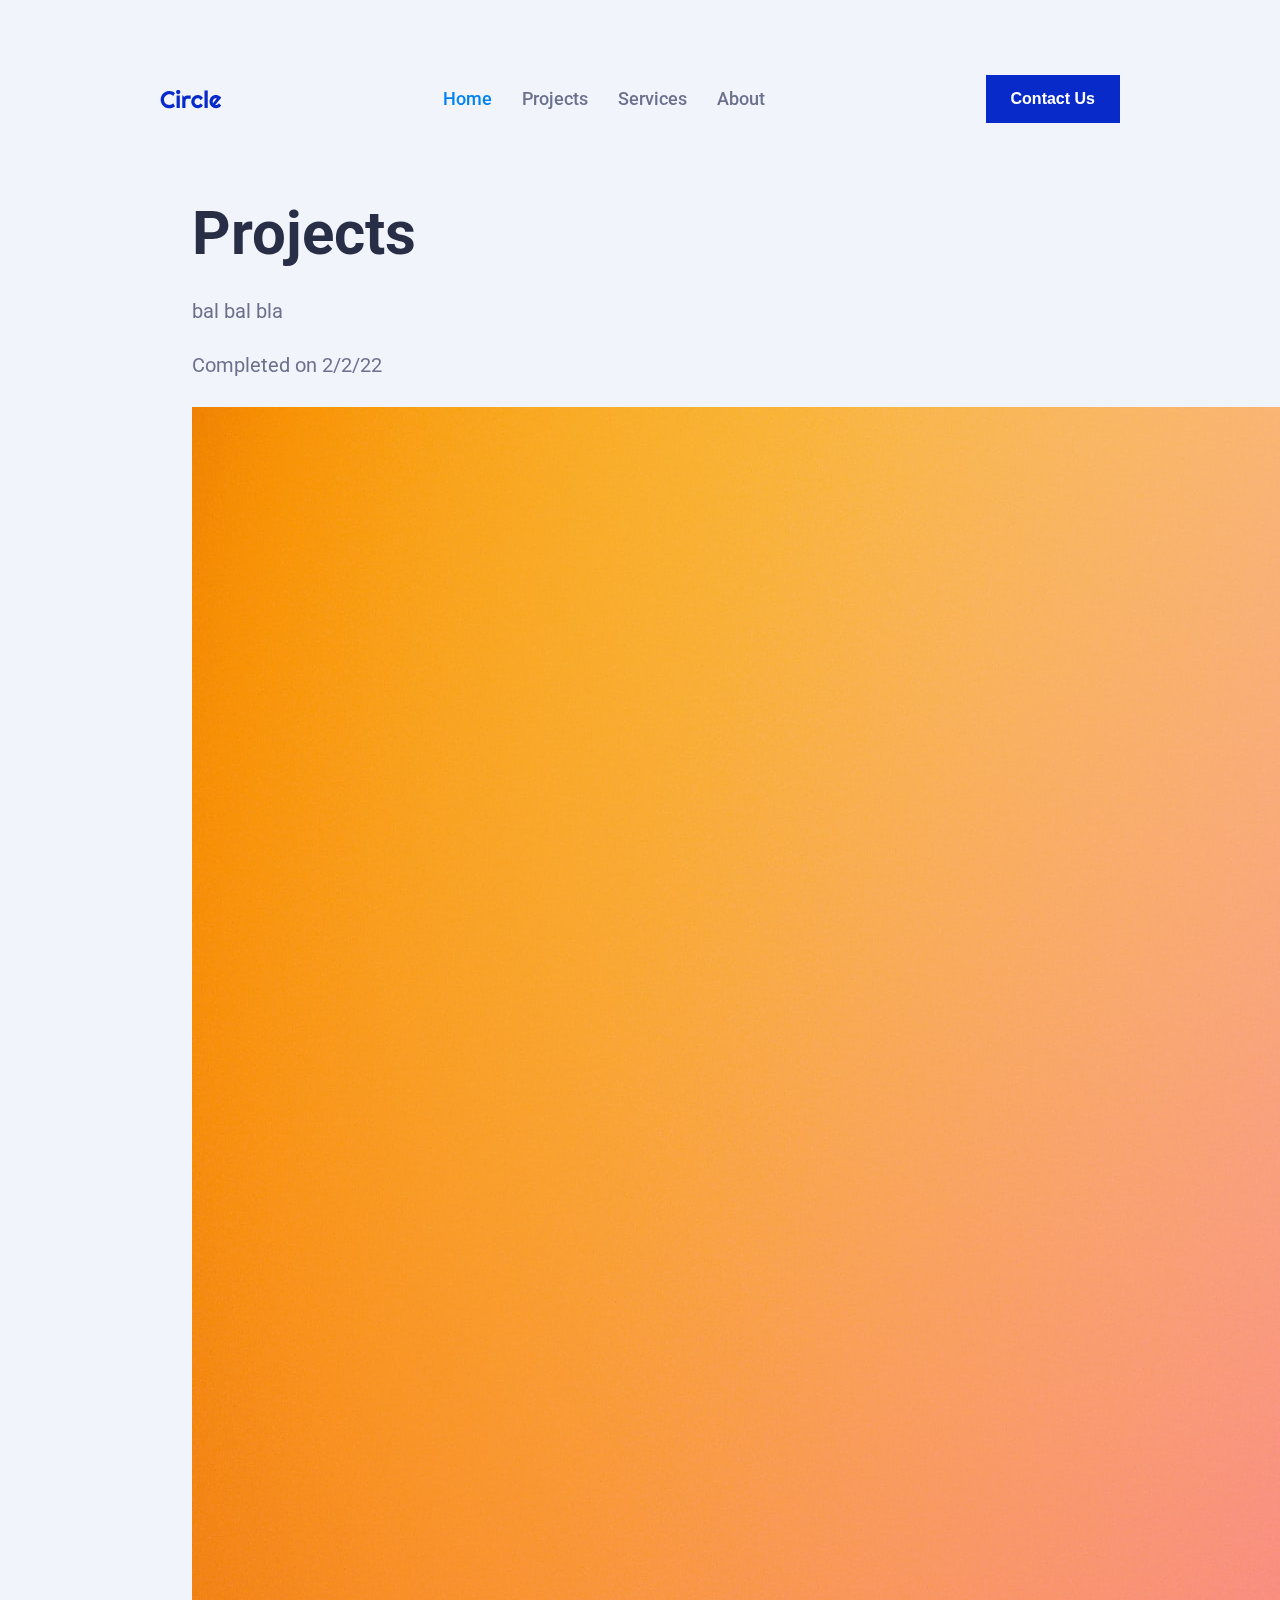
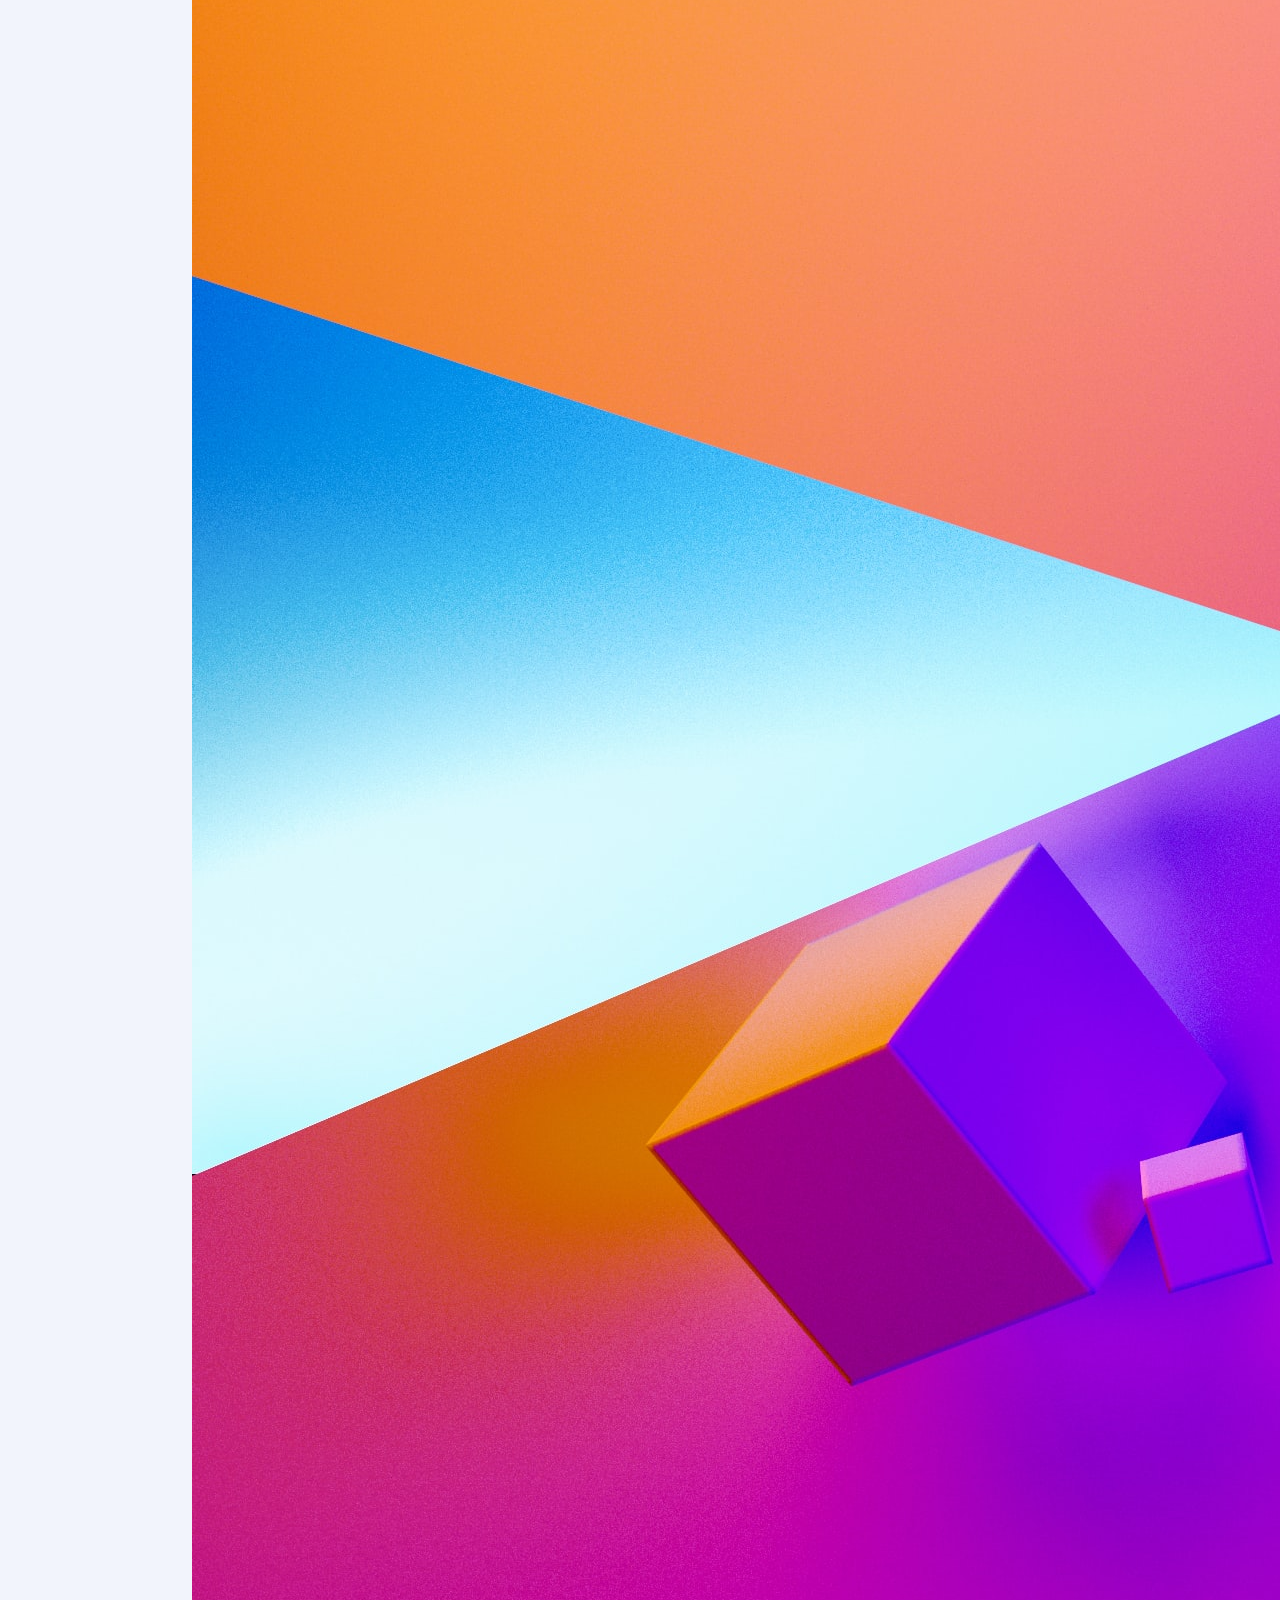
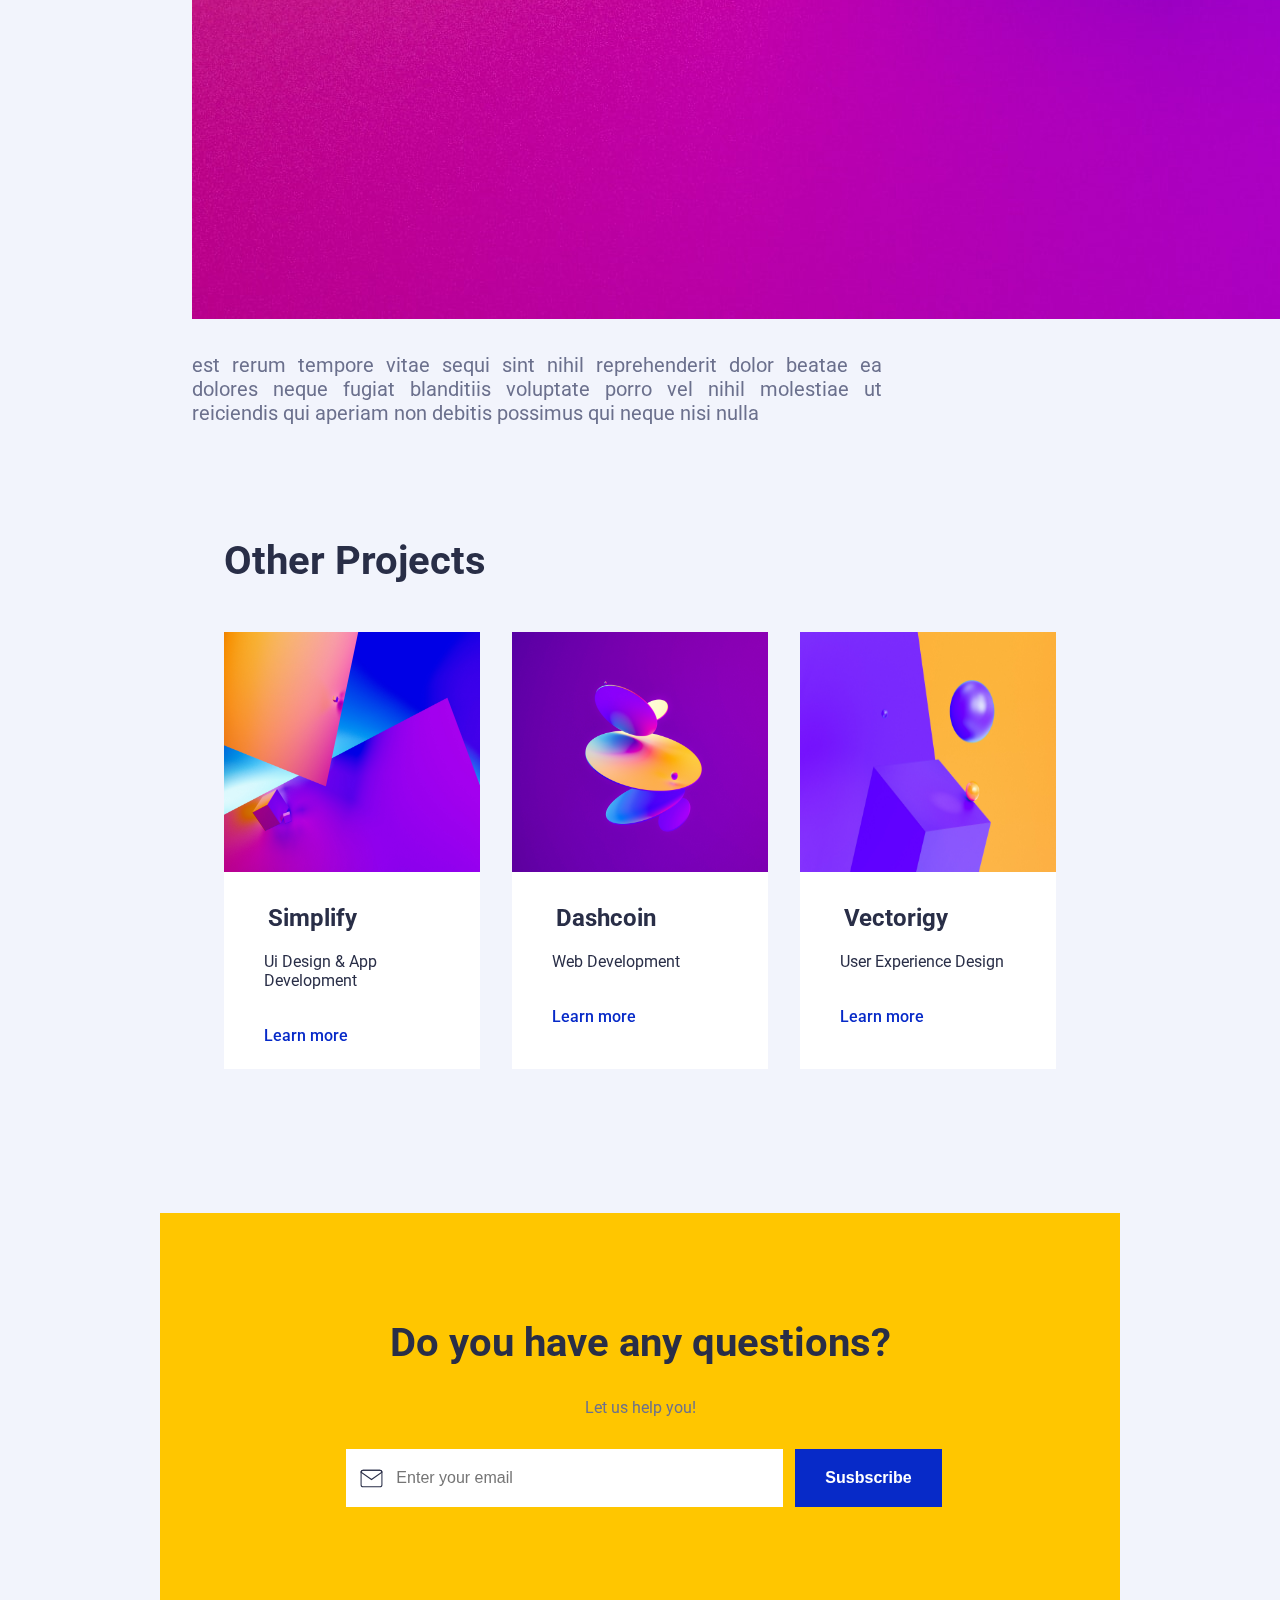
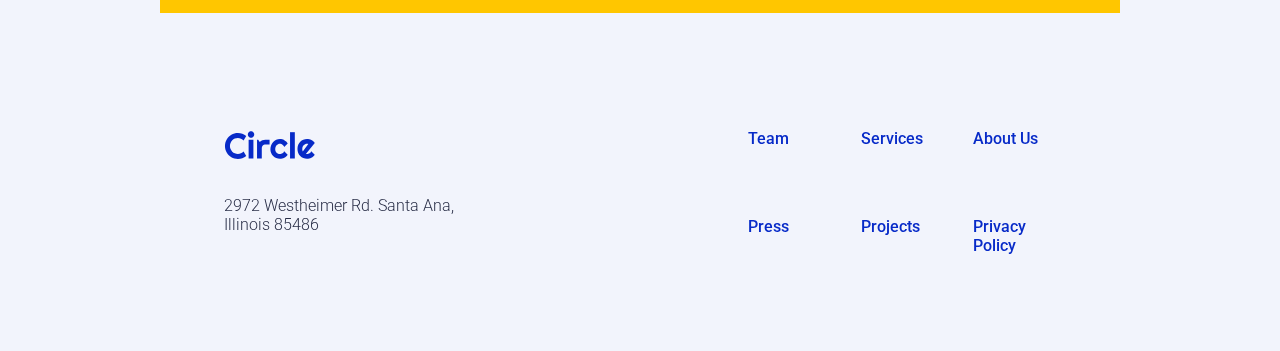
<file: project.html>
<!DOCTYPE html>
<html lang="en">
<head>
    <meta charset="UTF-8">
    <meta http-equiv="X-UA-Compatible" content="IE=edge">
    <meta name="viewport" content="width=device-width, initial-scale=1.0">
    <title>Projects</title>
    <link rel="stylesheet" href="resources/styles/style.css" />
</head>
<body>
  <div id="site-content">
    <nav>
        <img src="/resources/images/logos/circle.svg" alt="Circle logo">
        <ul>
          <li><a id="nav-link-home" href="/index.html">Home</a></li>
          <li><a id="nav-link-project" href="">Projects</a></li>
          <li><a id="nav-link-services" href="">Services</a></li>
          <li><a id="nav-link-about" href="/aboutUs.html">About</a></li>
        </ul>
        <button id="contact-us-btn" onClick="window.location.href='/contact-us.html'">Contact Us</button>
        <div class="burguer-menu">
          <div class="container nav-container">
              <input class="checkbox" type="checkbox" name="" id="" />
              <div class="hamburger-lines">
                <span class="line line1"></span>
                <span class="line line2"></span>
                <span class="line line3"></span>
              </div>  
              <div class="menu-items">
                <li><a href="/index.html">Home</a></li>
                <li><a href="#project-container" onclick="() => null;">Projects</a></li>
                <li><a href="/index.html/#services" onclick="() => null;">Services</a></li>
                <li><a id="nav-link-about" href="/aboutUs.html">About</a></li>               
              </div>
          </div>
        </div>      
    </nav>
    <main id="project-main">
        <h1>Projects</h1>
        <div>
            <p class="subheading">bal bal bla </p>
            <p>Completed on 2/2/22</p>
        </div>
        <div class="main-img">
        <img src="/resources/images/projects-section/1.jpg" alt="project image">
        </div>
        <p class="project-content">est rerum tempore vitae sequi sint nihil reprehenderit dolor beatae ea dolores neque fugiat blanditiis voluptate porro vel nihil molestiae ut reiciendis qui aperiam non debitis possimus qui neque nisi nulla</p>
    </main>
    <section id="project-container">
        <h2>Other Projects</h2>
        <div class="flex-container">
          <div>
            <img src="/resources/images/projects-section/1.jpg" alt="Simplify graphic">
            <div class="api-card card-text">
              <h3>Simplify</h3>
              <p>Ui Design & App Development</p>
              <a href="">Learn more</a>
            </div>
          </div>
          <div>
            <img src="/resources/images/projects-section/2.jpg" alt="Dashcoin graphic">
            <div class="api-card card-text">
              <h3>Dashcoin</h3>
              <p>Web Development</p>
              <a href="">Learn more</a>
            </div>
          </div>
          <div>
            <img src="/resources/images/projects-section/3.jpg" alt="Vectorify graphic">
            <div class="api-card card-text">
              <h3>Vectorigy</h3>
              <p>User Experience Design</p>
              <a href="">Learn more</a>
            </div>
          </div>
        </div>
    </section>
    <section id="subscribe">
        <h2>Do you have any questions?</h2>
        <p>Let us help you!</p>
        <div>
          <input type="text" placeholder="Enter your email">
          <button>Susbscribe</button>
        </div>
      </section>
      <footer>
        <div>
          <img src="/resources/images/logos/circle.svg" alt="Circle logo">
          <p>2972 Westheimer Rd. Santa Ana,<br>Illinois 85486</p>
        </div>
        <div class="grid-links">
          <a href="">Team</a>
          <a href="">Services</a>
          <a href="">About Us</a>
          <a href="">Press</a>
          <a href="">Projects</a>
          <a href="">Privacy Policy</a>
        </div>  
      </footer>
  </div>
  <script src="/resources/js/skew.js"></script>
  <script src="/resources/js/project.js"></script>
</body>
</html>
</file>
<file: resources/styles/style.css>
@import url("https://fonts.googleapis.com/css2?family=Cinzel&family=Roboto:wght@100;300;400;500&display=swap");

:root {
  --primary: #072ac8;
}

html{
  scroll-behavior: smooth;
}

* {
  margin: 0;
  padding: 0;
  box-sizing: border-box;
  font-size: 16px;
  color: #292e47;
}

body {
  font-family: "Roboto", sans-serif;
  background-color: #f2f4fc; 
}

h1 {
  font-size: 3.75em;
}

h2 {
  font-size: 2.5em;
}

h3{
  font-size: 1.5em;
  
  
}
textarea {
  font-family: "Roboto", sans-serif;
}

/* --------------------------SKEW EFFECT--------------------------- */
#site-content {
  will-change: transform;
  transition: 0.5s ease transform;
  
}

/* ------------------------------------------------------------------------ */
/* ------------------------------ INDEX html ------------------------------ */
/* ------------------------------------------------------------------------ */

/* ------------------------------ Splash page ------------------------------ */
/* .loader-container {
  background-color: #f2f4fc;
  width: 100%;
  height: 100%;
  transition: all 1s ease;
  z-index: 60;
  display: flex;
  justify-content: center;
	align-items: center;
}

#site-content {
  visibility: hidden;
} */



/* ------ CIRCULAR ANIMATION ------ */

/* .loader {
  align-self: center;
	position: relative;
	width: 200px;
	height: 200px;
	border-radius: 50%;
	overflow: hidden;
	box-shadow: -5px -5px 5px rgba(255, 255, 255, 0.1),
		10px 10px 10px rgba(0, 0, 0, 0.4),
		inset -5px -5px 5px rgba(255, 255, 255, 0.2),
		inset 10px 10px 10px rgba(0, 0, 0, 0.4);
}

	.loader::before {
		content: "";
		position: absolute;
		top: 25px;
		left: 25px;
		right: 25px;
		bottom: 25px;
		z-index: 10;
		background: #f2f4fc;
		border-radius: 50%;
		box-shadow: inset -2px -2px 5px rgba(255, 255, 255, 0.2),
			inset 3px 3px 5px rgba(0, 0, 0, 0.5);
	}
	
  span {
		position: absolute;
		width: 100%;
		height: 100%;
		border-radius: 50%;
		z-index: -1;
		background: linear-gradient( #ffc600, #43d2ff);
		filter: blur(20px);
		animation: animate 0.5s linear infinite;
	}


@keyframes animate {
	0% {
		transform: rotate(0deg);
	}
	100% {
		transform: rotate(360deg);
	}
} */

/* ------------------------------ Navbar ------------------------------ */

nav {
  display: flex;
  margin: 75px 160px;
  justify-content: space-between;
  align-items: center;   
}

nav ul {
  display: flex;
  list-style-type: none;
}

nav ul a {
  padding: 0 15px;
  text-decoration: none;
  color: #6B708D;
  font-size: 1.1em; 
  font-weight: 500;
}

#nav-link-home :hover {
  color: #072Ac8;
 }

#nav-link-home {
  color: #0082f3;

 }



 nav ul :hover {
  color: #072Ac8; 
 }

 
nav button {
  background-color: var(--primary);
  padding: 15px 25px;
  color: white;
  font-weight: 600;
  border: none;
  cursor: pointer;
}
nav button:hover {
  background-color: #292e47;
}
/* ------------------------------ Header ------------------------------ */
.main-container {
  display: flex;
  flex-direction: row;
  justify-content: space-around;
  align-items: center;
  margin-bottom: 8em;
}
main { 
  width: 70vw; 
  margin: 60px auto;  
}
main  > * {
  flex-basis: 100%;
}

main h1 {
  width: 85%;
  color: #292e47;
}
main p {
  font-size: 1.25em;
  color: #6B708D;
  width: 77%; 
  text-align: justify;
  margin: 30px 0;
}

main button {
  background-color: var(--primary);
  padding: 15px 15px;
  color: white;
  font-weight: 600;
  border: none;  
  cursor: pointer;
}

main button:hover {
  background-color: #292e47;
}


main a {
  text-decoration: none;
  color: #6B708D;
  font-size: 1.1em; 
  font-weight: 500;
  margin: 0 30px;
}

.banner-img {
  display:flex;
  justify-content: center;
  position: relative;
 
}

.banner-img img:first-child {
 width: 80%; 
 margin: 0 ; 
}

.banner-img img:nth-child(2){
  position: absolute;
  left: -5%;
  top: 0%;
  right: auto;
  bottom: auto;
  max-width: 45%;
  
}
.banner-img img:nth-child(3){
  position: absolute;
  left: auto;
  top: auto;
  right: -8%;
  bottom: -20%;
  max-width: 45%;
  z-index: 2;
 
}

/* ------------------------------ Partners ------------------------------ */
#logo-carrousel {
  /* display: flex;  */
  margin: 2em 3.5em;
  /* flex-wrap: wrap; */
}

.slide-track {
  width: 35%;
  display: grid;
  grid-template-columns: repeat(3, 1fr);
  grid-template-rows: repeat(2, 1fr);
  grid-column-gap: 30px;
  grid-row-gap: 30px;
}
.slide {
  display: flex;
  flex-wrap: wrap;
    
}
.slide-temp {
  display: none;
}
.logo {
  width: 100px;
  height: 70px;
}


/* ------------------------------ Recent projects ------------------------------ */
#project-container{
  width: 65vw;
  margin: 0 auto;
  margin-top: 7em;
}

.flex-container {
  display: flex;
  justify-content: center;
  gap: 2em;
  margin: 3em 0;    
}
.flex-container > * {
  flex-basis: 100%;
  background-color: white;
}
 #project-container img {
  width: 100%;
  height: 15em;  
 }

 .card-text {
  padding: 1em 2em;
  display:flex;
  flex-direction: column;
  /* justify-content: space-evenly; */
  align-items: flex-start;
  align-content: center;
 }
 .card-text > * {
  padding: 0.5em;
 }

 .flex-container a {
  text-decoration: none;
  color: var(--primary); 
  font-weight: 500;
  margin: 20px 0 0 0;
 }
/* ------------------------------ Client reviews ------------------------------ */

#reviews {  
  background-color: #292e47;
  background-image: url(/resources/images/testimonial-section/orbit.png);
  background-position: cover;
  background-repeat: no-repeat;
  background-size: 70vw;
  width: 70vw;
  height: 500px;
  align-items: center;
  text-align: center;
  display: flex;
  flex-direction: column;
  justify-content: space-around;
  position: relative;
  margin: 150px auto 0 ; 
}
#reviews h2 {
  font-size: 2em;
  color: white;
  margin: 2em 0 0 0;
}
#reviews p {
  font-size: 1.5em;
  color: #ffc600;
  width: 50%;
}
.test-emoji {
  width: 12%;
}

.emoji1 {
  position: absolute;
  left: 10%;
  top: 10%;
}

.emoji2 {
  position: absolute;
  right: 10%;
  top: 10%;
}

.emoji3 {
  position: absolute;
  left: 10%;
  bottom: 10%;
}

.emoji4 {
  position: absolute;
  right: 10%;
  bottom: 10%;
}
#testimonial {
  display: flex;
  width: 20%;

}

#testimonial img{
  border-radius: 100%;
  width: 30%;
  margin: 0 10px 0 0;

}
#testimonial h4{
  color: #a2d6f9;
}
#testimonial h5{
  color: white;
}

#testimonial > div {
  display: flex;
  flex-direction: column;
  justify-content: center;
  align-items: flex-start;
}

/* ------------------------------ Services ------------------------------ */

#services {
  width: 60vw;
  margin: 5em auto;
}

.service-img {
  width: 25%;
  background-color: #f2f4fc; 
  border-radius: 100%;
  padding: 1em;
  margin: 2em 2em 0;    
}
/* ------------------------------ Questions form ------------------------------ */

#subscribe {
  background-color: #ffc600;
  width: 75vw;
  height: 400px;
  margin: 9em auto 6em;
  display: flex;
  flex-direction: column;
  align-items: center;
  justify-content: center;
}
#subscribe h2 {
  text-align: center;
}

#sub-form {
  display: flex;
 }

#subscribe p {
  color: #6B708D;
  padding: 2em 0;
}

#subscribe button {
  background-color: var(--primary);
  padding: 20px 30px;
  color: white;
  font-weight: 600;
  border: none;
  cursor: pointer;
}
#subscribe input {

  padding: 20px 180px 20px 50px;
  margin: 0 0.5em;
  border: none;
  background: url(/resources/images/newsletter/icon/mail.svg) no-repeat 3%;
  background-size: 25px;
  background-color: white;
}





/* ------------------------------ Footer ------------------------------ */

footer {
  display: flex;
  justify-content: space-between;
  width: 65vw;
  margin: 6em auto;
  /* align-content: center; */
  align-items: center;
}
footer img {
  width: 40%;
  padding: 0 0 2em 0;
}
footer p {
  font-weight: 300;
}
footer a {
  text-decoration: none;
  color: var(--primary); 
  font-weight: 500;
  margin: 20px 0 0 0;
}

.grid-links {
  width: 37%;
  display: grid;
  grid-template-columns: repeat(3, 1fr);
  grid-template-rows: repeat(2, 1fr);
  grid-column-gap: 30px;
  grid-row-gap: 30px;
}

/* -------------------------------------------------------------------------- */
/* ------------------------------ PROJECT html ------------------------------ */
/* -------------------------------------------------------------------------- */

/* ------------------------------ Project main ------------------------------ */

.projects-page {
  width: 65vw;
  margin: 10em auto 0;
  display: flex;
  flex-direction: column;
  position: relative;
}
.projects-page img {
  width: 100%;
  height: 500px;

 }
 .projects-page > div {
  display: flex;
  width: 65vw;
  justify-content: space-between;
 }
 .projects-page h1{
  width: 100%;
 }
 .projects-page p{
  margin: 2em 0;
  width: 100%;
  align-self: center;

 }

 .projects-page > div p:last-of-type{
  align-self: flex-end;
  text-align: right;
 }



/* ----------------------------------------------------------------------------- */
/* ------------------------------ CONTACT-US html ------------------------------ */
/* ----------------------------------------------------------------------------- */

/* ------------------------------ Form ------------------------------ */
#contact-form {
  display: flex; 
  flex-direction: column; 
  align-items: flex-start;
 }

#contact-form h1 {
  width: 100%;
  margin: 0.5em 0 1em;
}

form {
  display: flex;
  flex-direction: column;
  width: 60vw;  
}
.form-secondary {
  display: flex; 
  gap: 1em; 
}
.form-secondary > * {
  flex: 1;
  
}
.sub-form-container {
  display: flex;
  flex-direction: column;  
}
form label {
  color: #6B708D;
  font-size: 1.3em;
  margin: 0 8.4em 0 0;
}
form input {
  background-color: #e6e8f3;
  border: none;
  padding: 1em;
  margin: 0.25em 0 0.5em 0;
  
}
form textarea  {
  margin: 0.25em 0 1em 0;
  background-color: #e6e8f3;
  border: none;
  padding: 1em;
}

form > button {
  padding: 2em 0;
}


/* ----------------------------------------------------------------------------- */
/* ------------------------------ About html ------------------------------ */
/* ----------------------------------------------------------------------------- */
#about-container {
  display: flex;
  width: 75vw;
  margin: 3em auto;
  flex-direction: column;
  align-items: center;  
}
.flip-card-container {
  margin: 5em 0;
  display: flex;
  flex-direction: row;
  gap: 3em;
}

/* The flip card container - set the width and height to whatever you want. We have added the border property to demonstrate that the flip itself goes out of the box on hover (remove perspective if you don't want the 3D effect */
.flip-card {
  background-color: transparent;
  width: 300px;
  height: 500px;
  border: 1px solid #f1f1f1;
  perspective: 1000px; /* Remove this if you don't want the 3D effect */
}
.flip-card-back h1{
  font-size: 2.5em;
 }
/* This container is needed to position the front and back side */
.flip-card-inner {
  position: relative;
  width: 100%;
  height: 100%;
  text-align: center;
  transition: transform 0.8s;
  transform-style: preserve-3d;
}


/* Do an horizontal flip when you move the mouse over the flip box container */
.flip-card:hover .flip-card-inner {
  transform: rotateY(180deg);
}

/* Position the front and back side */
.flip-card-front, .flip-card-back {
  position: absolute;
  width: 100%;
  height: 100%;
  -webkit-backface-visibility: hidden; /* Safari */
  backface-visibility: hidden;
}

/* Style the front side (fallback if image is missing) */
.flip-card-front {
  border-radius: 12px;
  background-color: #072Ac8;
  color: black;
  display: flex;
  align-items: center;

}

/* Style the back side */
.flip-card-back {
  border-radius: 12px;
  background-color: #ffc600;
  color: white;
  transform: rotateY(180deg);
  display: flex;
  flex-direction: column;
  align-items: center;
  justify-content: center;
  font-size: 0.75em;
  text-align: center;
}
.quote {
  color:#292e47;
  font-style: italic;
}
.quote-author {
  font-style: normal;
}

/* Tattoo Portfolio */

#tattoo-portfolio {
  margin: 4em 0 7em;
  display: flex;
  flex-direction: row;
}
#tattoo-portfolio img {
  width: 50px;
  height: 340px;
  object-fit: cover;
  border-radius: 40px;
  margin-right: 10px;
  cursor: pointer;
}
#tattoo-portfolio img {
  
  transition: width 0.5s ease-in-out;
}
#tattoo-portfolio img:hover {
  width: 400px;
}

.about-sub {
  align-self: flex-start;
  margin: 2em 0.5em;
  font-size: 2em;
}

.cryp-img {
  width: 100%;
  height:300px;
  object-fit: cover;
  background-color: #292e47;
  border-radius: 30px  30px 0 0;
}

.crypto-text {
  text-align: left;
  width:100%;  
}

.thylacine {
  background: url(https://media.wired.com/photos/62fc31dd1037f5e51b6729d4/master/w_2560%2Cc_limit/De-extinction-Company-Thylacine-Alamy-G3D397.jpg) no-repeat 3%;
  background-size: 140%;
  object-position: 20% 0;
  background-position: right 20% top 40%;  
}
.giant-sloth {
  background: url(https://preview.redd.it/0488inh0b4j61.jpg?width=640&crop=smart&auto=webp&s=91ddc7be1cd14867d30128da76fdfe690bf77e9a) no-repeat 3%;
  background-size: 120%;
}
.thunderbird {
  background: url(https://i.ytimg.com/vi/0tb--j3PKfI/maxresdefault.jpg) no-repeat 3%; 
  background-size: 150%;
  background-position: left 50% top 60%;
}

.cryptozoo {
  display: flex;
  flex-direction: column;
  border-radius: 30px;
}

.media-screen {
  margin: 3em auto;
}



/* --------------------------------------------------------------------------- */
/* ------------------------------ MEDIA QUERIES ------------------------------ */
/* --------------------------------------------------------------------------- */

/* ------------------------- Smaller than 990px (tablet) ------------------------- */

/* HIDE BURGUER MENU ON BIG SCREEN */
@media (min-width: 766px) {
  .burguer-menu {
    display: none;
  }

/* --------LOGO SLIDE ON BIG SCREEN--------------- */

  #logo-carrousel {
    max-width: 70%;
    margin: 13em auto 6.5em auto;
    overflow: hidden;
  }
  
  .slide-track {
    display: flex;
    animation: carousel 10s linear infinite;
  }
  
  .slide, .slide-temp {
    display: block;
    width: 230px;
    object-fit: cover;
  }
  .logo {
    width: 200px;
    height: 150px;
    margin: 2em;
    filter: grayscale(100%);
    -webkit-filter: grayscale(100%);
  }
  .logo:hover {
    filter: none;
    -webkit-filter: grayscale(0);
  }
  
  .slide-one > a > img {
    width: 1500px;
    height: 100px;
    margin: 5px;
  }
  @keyframes carousel {
    100%{
      transform: translateX(-1600px);
    }
  }
}
@media (max-width: 990px) {
  /* Your CSS code goes here */
}
/* ------------------------- Smaller than 766px (mobile) ------------------------- */
@media (max-width: 766px) {
  .main-container{
    flex-direction: column;
    gap: 7em;
  }
 
.flip-card-container {
  flex-direction: column;

  }
  #sub-form {
    display: flex;
    flex-direction: column;
    align-content: center;
    align-items: center;
    margin: 0 auto;
  }
  #subscribe {
    align-content: center;
  }

  #subscribe button {
    padding: 15px 82px;
  }

  #subscribe input {
    padding: 15px 10px 15px 45px; 
  } 

  #reviews h2 {
    font-size: 1.5em;
    width: 60%;
  }
  main h1 {
    width: 100%;
  }
  h1 {
    font-size: 3em;
  }
  h2 {
    font-size: 2em;
  }
  
  .flex-container {
    flex-wrap: wrap;
    /* flex-direction: column;  */
  }

  .form-secondary {
    flex-wrap: wrap;
  }
  nav {
    margin: 2em 0.5em;
    justify-content: space-between;
    top: 0;
    z-index: 50;
  }
  nav ul {
    /* margin: 1.5em 0;   */
    display: none;  
  }

  #contact-us-btn {
    display: none;
  }

  nav > img {
    left: 0;
  }
  
  footer {
    flex-wrap: wrap;
    align-items: center;
  }
 
  .grid-links {
    grid-row-gap: 0;
  }

  .media-screen {
    width: 100%;
    display: flex;
    justify-content: center;
  }

  
}

/* ------------------------------ Hamburguer menu ------------------------------ */


.container {
  display: flex;
  justify-content: space-between;
  align-items: center;
  height: 62px;
  margin: auto;
 }

.burguer-menu .menu-items {
  display: flex;
}

.burguer-menu .container li {
  list-style: none;
}

.burguer-menu .container a {
  text-decoration: none;
  color: #6B708D;
  font-weight: 500;
  font-size: 1.2rem;
}

.menu-items a:hover{
   font-weight: bolder;
}

.container {
  display: block;
  position: relative;
  height: 60px;
}

 .checkbox {
  position: absolute;
  display: block;
  height: 32px;
  width: 32px;
  top: 20px;
  right: 20px;
  z-index: 5;
  opacity: 0;
  cursor: pointer;
}

.hamburger-lines {
  display: block;
  height: 26px;
  width: 32px;
  position: absolute;
  top: 17px;
  right: 20px;
  z-index: 2;
  display: flex;
  flex-direction: column;
  justify-content: space-between;
}
.hamburger-lines .line {
  display: block;
  height: 4px;
  width: 100%;
  border-radius: 10px;
  background: #6B708D;
}
 .hamburger-lines .line1 {
  transform-origin: 0% 0%;
  transition: transform 0.4s ease-in-out;
}

 .hamburger-lines .line2 {
  transition: transform 0.2s ease-in-out;
}

.hamburger-lines .line3 {
  transform-origin: 0% 100%;
  transition: transform 0.4s ease-in-out;
}

 .menu-items {
  padding: 20px;
  background-color: rgb(224, 224, 224); 
  width: 100%;
  transform: translateY(-150%);
  display: flex;
  flex-direction: column;
  transition: transform 0.5s ease-in-out;
  text-align: center;
   
}

.menu-items li {
  margin-bottom: 1.2rem;
  font-size: 1.5rem;
  font-weight: 500;
}

.container input[type="checkbox"]:checked ~ .menu-items {
  transform: translateY(70px);
}

.container input[type="checkbox"]:checked ~ .hamburger-lines .line1 {
  transform: rotate(45deg);
}

.container input[type="checkbox"]:checked ~ .hamburger-lines .line2 {
  transform: scaleY(0);
}

.container input[type="checkbox"]:checked ~ .hamburger-lines .line3 {
  transform: rotate(-45deg);
}

.container input[type="checkbox"]:checked ~ .logo{
  display: none;
}

/* ------------------------------ Alert ------------------------------ */

/* Your CSS code goes here */

/* ------------------------------ Sticky scroll bar ------------------------------ */
.scroller {
  display: none;
  position: sticky;
  z-index: 20;
  bottom: 0;
  background-color: #292e47;
  text-align: center;
  padding: 1em;
  cursor: pointer;
  overflow-y: auto;
}
.scroller h3{
  color: white;
}
</file>
